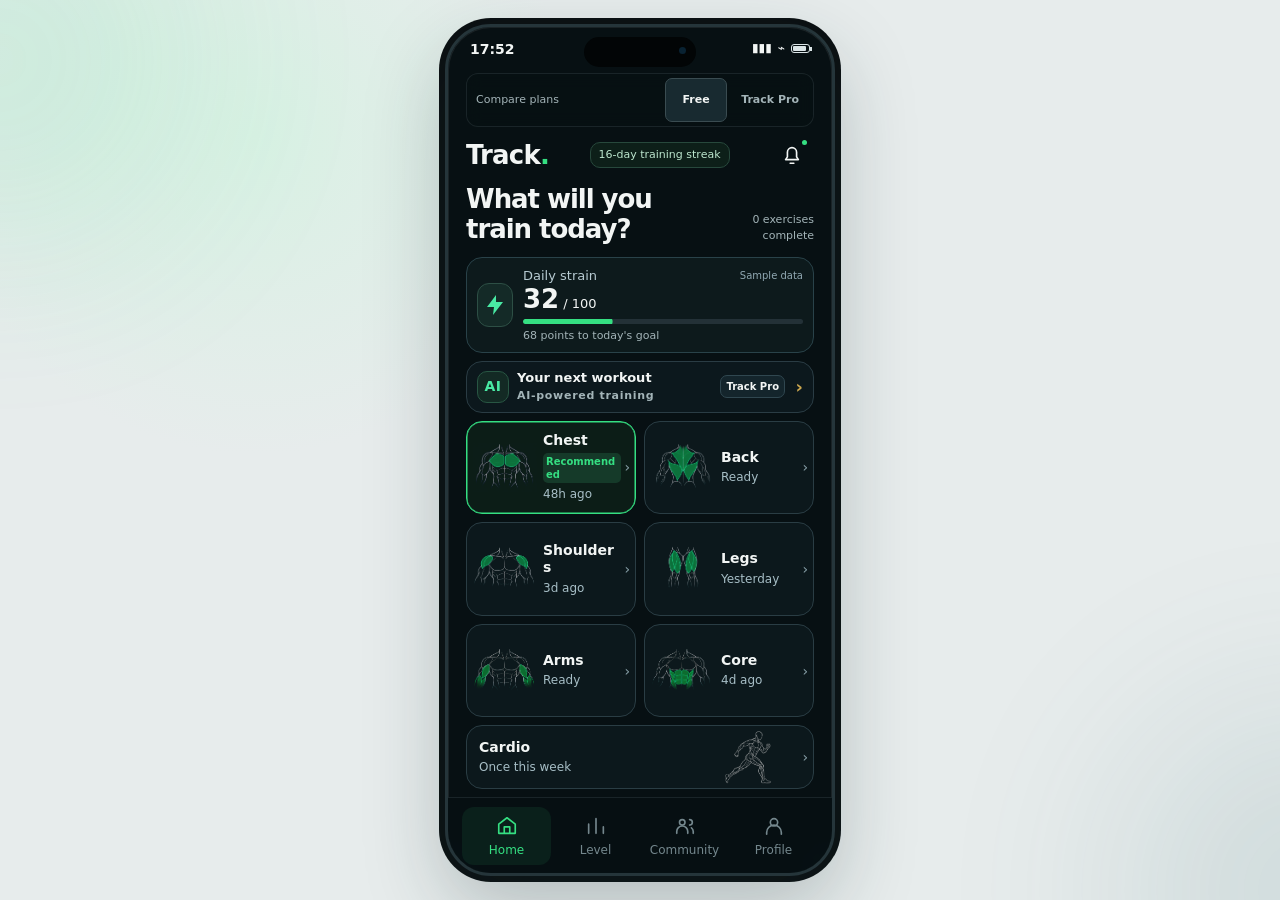
<file: mobile/index.html>
<!doctype html>
<html lang="en">
  <head>
    <meta charset="UTF-8" />
    <meta name="viewport" content="width=device-width, initial-scale=1.0, viewport-fit=cover, interactive-widget=resizes-content" />
    <meta name="theme-color" media="(prefers-color-scheme: light)" content="#071013" />
    <meta name="theme-color" media="(prefers-color-scheme: dark)" content="#071013" />
    <meta name="color-scheme" content="dark" />
    <meta name="description" content="Track turns every workout into visible progress." />
    <title>Track | Turn Progress Into a Stronger You</title>
    <link rel="stylesheet" href="styles.css?v=15" />
  </head>
  <body>
    <div class="ambient ambient-one"></div>
    <div class="ambient ambient-two"></div>

    <main class="app-shell" aria-label="Track fitness app">
      <div class="phone-frame">
        <div class="dynamic-island" aria-hidden="true"></div>
        <header class="status-bar" aria-hidden="true">
          <span id="clock">9:41</span>
          <div class="status-icons" aria-label="Network and battery status">
            <span>▮▮▮</span><span>⌁</span><span class="battery"></span>
          </div>
        </header>

        <section id="app-content" class="app-content" aria-label="Current page"></section>

        <nav class="bottom-nav" aria-label="Main navigation">
          <button class="nav-item active" data-page="home" aria-label="Home">
            <span class="nav-icon" data-icon="home"></span><span>Home</span>
          </button>
          <button class="nav-item" data-page="level" aria-label="Level">
            <span class="nav-icon" data-icon="chart"></span><span>Level</span>
          </button>
          <button class="nav-item" data-page="social" aria-label="Community">
            <span class="nav-icon" data-icon="users"></span><span>Community</span>
          </button>
          <button class="nav-item" data-page="profile" aria-label="Profile">
            <span class="nav-icon" data-icon="user"></span><span>Profile</span>
          </button>
        </nav>
        <div id="toast" class="toast" role="status" aria-live="polite" aria-atomic="true"></div>
      </div>
    </main>

    <script src="release-config.js?v=1"></script>
    <script src="locales/messages.js?v=5"></script>
    <script src="i18n.js?v=1"></script>
    <script src="core.js?v=8"></script>
    <script src="level-presentation.js?v=1"></script>
    <script src="level-art.js?v=1"></script>
  <script src="app.js?v=17"></script>
  </body>
</html>
</file>
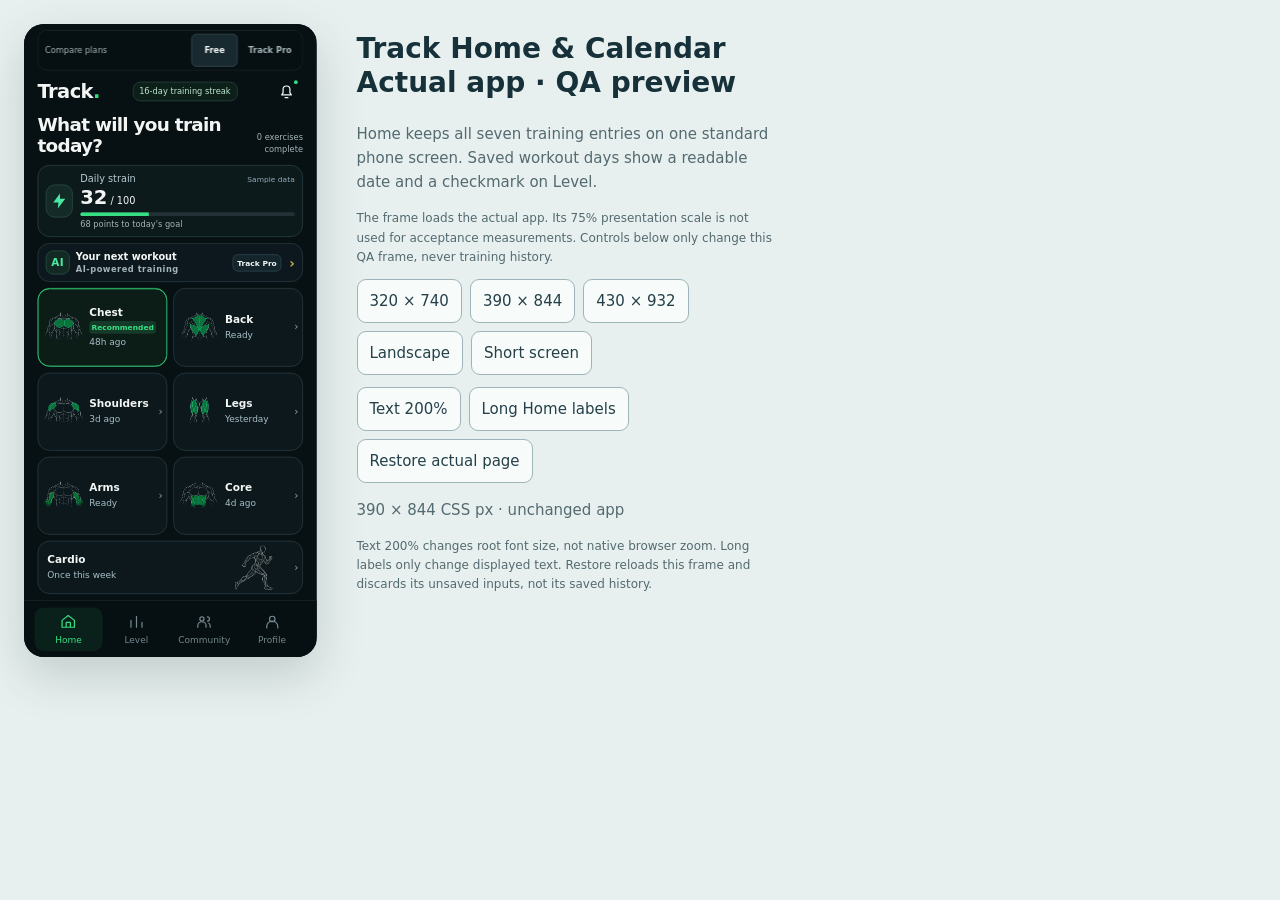
<file: mobile/tests/fixtures/home-calendar-layout.html>
<!doctype html>
<html lang="en">
<head>
  <meta charset="utf-8">
  <meta name="viewport" content="width=device-width,initial-scale=1">
  <title>Track Home & Calendar · layout QA</title>
  <style>
    * { box-sizing: border-box; }
    body { margin: 0; padding: 24px; color: #163139; background: #e8f0ef; font: 15px system-ui; }
    main { display: flex; align-items: start; gap: 40px; flex-wrap: wrap; }
    .preview { width: 292.5px; height: 633px; flex: none; overflow: hidden; border-radius: 20px; box-shadow: 0 18px 48px #1c333330; }
    iframe { display: block; width: 390px; height: 844px; border: 0; transform: scale(.75); transform-origin: top left; }
    aside { max-width: 420px; }
    h1 { margin-top: 8px; font-size: 28px; line-height: 1.2; }
    p { color: #536a70; line-height: 1.6; }
    .controls { display: flex; gap: 8px; flex-wrap: wrap; margin: 12px 0; }
    button { min-height: 44px; padding: 8px 12px; border: 1px solid #9eb4b9; border-radius: 9px; background: #f7fbfa; color: #254049; font: inherit; cursor: pointer; }
    .note { font-size: 12px; }
  </style>
</head>
<body>
  <main>
    <div class="preview"><iframe title="Actual Track app" src="../../index.html"></iframe></div>
    <aside>
      <h1>Track Home & Calendar<br>Actual app · QA preview</h1>
      <p>Home keeps all seven training entries on one standard phone screen. Saved workout days show a readable date and a checkmark on Level.</p>
      <p class="note">The frame loads the actual app. Its 75% presentation scale is not used for acceptance measurements. Controls below only change this QA frame, never training history.</p>
      <div class="controls">
        <button data-size="320,740">320 × 740</button>
        <button data-size="390,844">390 × 844</button>
        <button data-size="430,932">430 × 932</button>
        <button data-size="740,320">Landscape</button>
        <button data-size="320,480">Short screen</button>
      </div>
      <div class="controls">
        <button id="text">Text 200%</button>
        <button id="long">Long Home labels</button>
        <button id="reset">Restore actual page</button>
      </div>
      <p id="status" role="status">390 × 844 CSS px · unchanged app</p>
      <p class="note">Text 200% changes root font size, not native browser zoom. Long labels only change displayed text. Restore reloads this frame and discards its unsaved inputs, not its saved history.</p>
    </aside>
  </main>
  <script>
    const frame=document.querySelector('iframe'),preview=document.querySelector('.preview'),status=document.querySelector('#status');
    document.querySelectorAll('[data-size]').forEach(button=>button.onclick=()=>{
      const [width,height]=button.dataset.size.split(',').map(Number);
      frame.style.width=width+'px';frame.style.height=height+'px';
      preview.style.width=width*.75+'px';preview.style.height=height*.75+'px';
      status.textContent=width+' × '+height+' CSS px';
    });
    document.querySelector('#text').onclick=()=>{
      frame.contentDocument.documentElement.style.fontSize='32px';
      status.textContent='200% root text · CSS simulation, not native browser zoom';
    };
    document.querySelector('#long').onclick=()=>{
      frame.contentDocument.querySelectorAll('.body-copy b').forEach(node=>node.textContent='Long training area · 肌群名称');
      status.textContent='Long displayed labels · no data changed';
    };
    document.querySelector('#reset').onclick=()=>{
      frame.src='../../index.html';status.textContent='Actual app restored · unsaved frame inputs discarded';
    };
  </script>
</body>
</html>
</file>
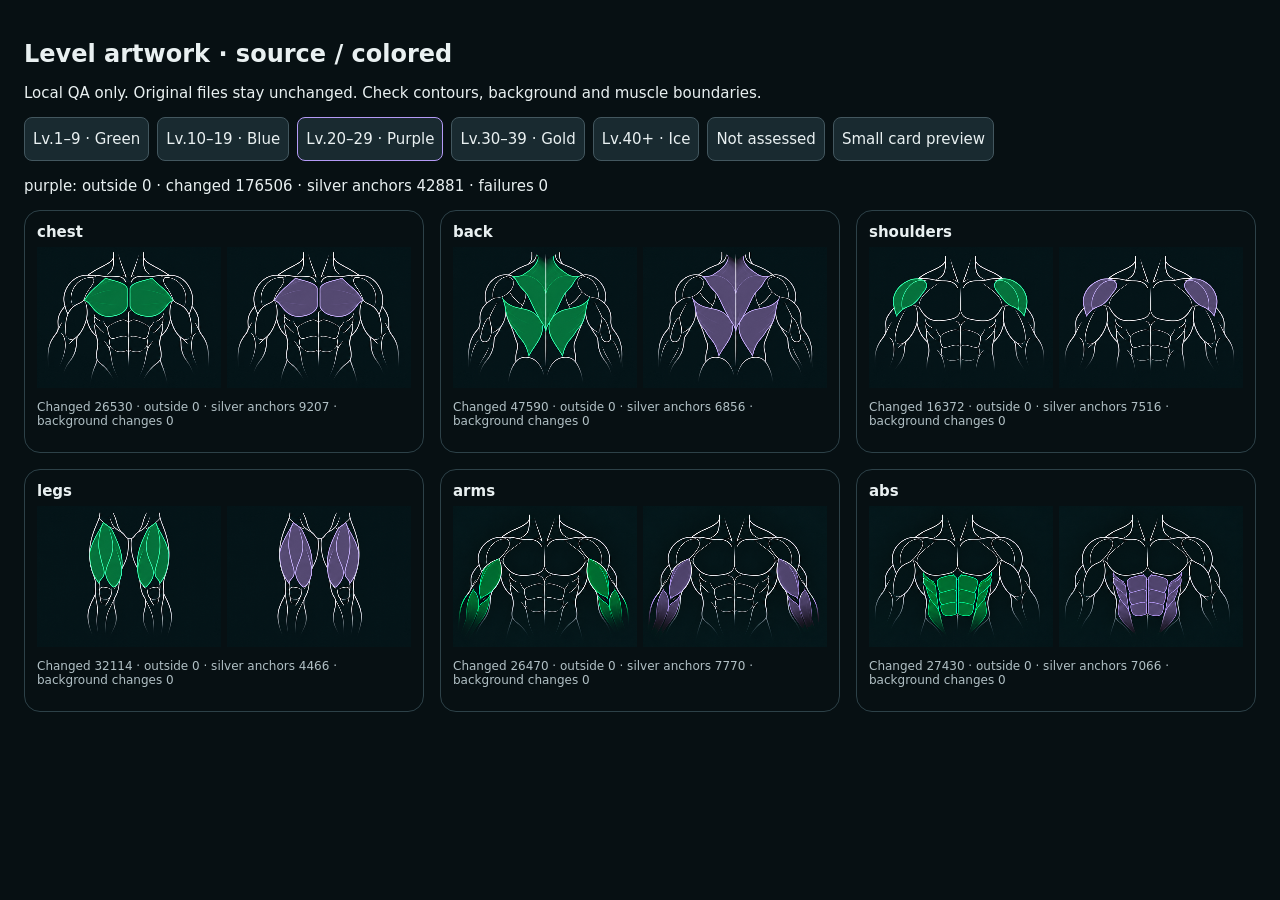
<file: mobile/tests/fixtures/level-art.html>
<!doctype html>
<html lang="en"><head><meta charset="utf-8"><base href="../../"><meta name="viewport" content="width=device-width,initial-scale=1"><title>Level artwork QA</title>
<style>
  *{box-sizing:border-box}body{margin:0;padding:24px;background:#071013;color:#e9f0f1;font:15px system-ui}h1{font-size:24px}button,select{font:inherit;min-height:44px;border-radius:8px;padding:8px;background:#192a30;color:inherit;border:1px solid #43575f}button[aria-pressed=true]{border-color:#b49af6}nav{display:flex;gap:8px;flex-wrap:wrap;margin-bottom:16px}.board{display:grid;grid-template-columns:repeat(auto-fit,minmax(300px,1fr));gap:16px}.card{border:1px solid #2d4148;border-radius:16px;padding:12px;min-width:0}.pair{display:grid;grid-template-columns:1fr 1fr;gap:6px}.pair canvas{width:100%;height:auto;display:block}.status{font-size:12px;color:#b1c0c5}.small .pair{width:180px;margin:auto}b{display:block;margin-bottom:6px}
</style></head><body>
<h1>Level artwork · source / colored</h1><p>Local QA only. Original files stay unchanged. Check contours, background and muscle boundaries.</p>
<nav aria-label="Color band"><button data-tone="green">Lv.1–9 · Green</button><button data-tone="blue">Lv.10–19 · Blue</button><button data-tone="purple" aria-pressed="true">Lv.20–29 · Purple</button><button data-tone="gold">Lv.30–39 · Gold</button><button data-tone="ice">Lv.40+ · Ice</button><button data-tone="neutral">Not assessed</button><button id="size" aria-pressed="false">Small card preview</button></nav>
<p id="result" role="status">Loading…</p><section class="board" id="board"></section>
<script src="level-presentation.js"></script><script src="level-art.js"></script><script>
  const board=document.querySelector('#board');let generation=0;
  async function show(tone){
    const ticket=++generation;document.querySelector('#result').textContent='Loading…';
    board.innerHTML=Object.keys(TrackLevelArt.BODY_CROPS).map(id=>`<article class="card"><b>${id}</b><div class="pair"><canvas data-source="${id}"></canvas><span data-level-art="${id}" data-tone="${tone}" aria-hidden="true"></span></div><p class="status">Checking…</p></article>`).join('');
    await TrackLevelArt.hydrateLevelArt(board);if(ticket!==generation)return;
    let outside=0,changed=0,anchors=0,failures=0;
    for(const original of board.querySelectorAll('[data-source]')){
      const crop=TrackLevelArt.BODY_CROPS[original.dataset.source];const image=new Image();image.src=crop.source;
      try{await image.decode();if(ticket!==generation)return;original.width=crop.width;original.height=crop.height;
        const ctx=original.getContext('2d',{willReadFrequently:true});ctx.drawImage(image,crop.left,crop.top,crop.width,crop.height,0,0,crop.width,crop.height);
        const colored=original.parentElement.querySelector('[data-level-art] canvas');if(!colored)throw Error('Artwork unavailable');
        const a=ctx.getImageData(0,0,600,460).data,b=colored.getContext('2d').getImageData(0,0,600,460).data;
        let localOutside=0,localChanged=0,localAnchors=0,backgroundChanges=0;
        for(let i=0;i<a.length;i+=4){const different=a[i]!==b[i]||a[i+1]!==b[i+1]||a[i+2]!==b[i+2]||a[i+3]!==b[i+3];
          if(different)localChanged++;if(different&&(a[i+1]<=Math.max(a[i],a[i+2])||a[i+1]-Math.min(a[i],a[i+2])<=8||(a[i+1]-Math.min(a[i],a[i+2]))/a[i+1]<=.15))localOutside++;
          const x=(i/4)%600,y=Math.floor(i/2400);if(different&&(x<8||x>=592||y<8||y>=452))backgroundChanges++;
          if(a[i]>150&&a[i+1]>150&&a[i+2]>150&&Math.max(a[i],a[i+1],a[i+2])-Math.min(a[i],a[i+1],a[i+2])<25){localAnchors++;if(different)localOutside++;}}
        outside+=localOutside+backgroundChanges;changed+=localChanged;anchors+=localAnchors;
        original.closest('.card').querySelector('.status').textContent=`Changed ${localChanged} · outside ${localOutside} · silver anchors ${localAnchors} · background changes ${backgroundChanges}`;
      }catch(error){failures++;original.closest('.card').querySelector('.status').textContent=error.message;}
    }
    if(ticket===generation)document.querySelector('#result').textContent=`${tone}: outside ${outside} · changed ${changed} · silver anchors ${anchors} · failures ${failures}`;
  }
  document.querySelectorAll('[data-tone]').forEach(button=>button.addEventListener('click',()=>{document.querySelectorAll('[data-tone]').forEach(other=>other.setAttribute('aria-pressed',String(other===button)));show(button.dataset.tone);}));
  document.querySelector('#size').addEventListener('click',event=>{const small=board.classList.toggle('small');event.currentTarget.setAttribute('aria-pressed',String(small));});
  show('purple');
</script></body></html>
</file>
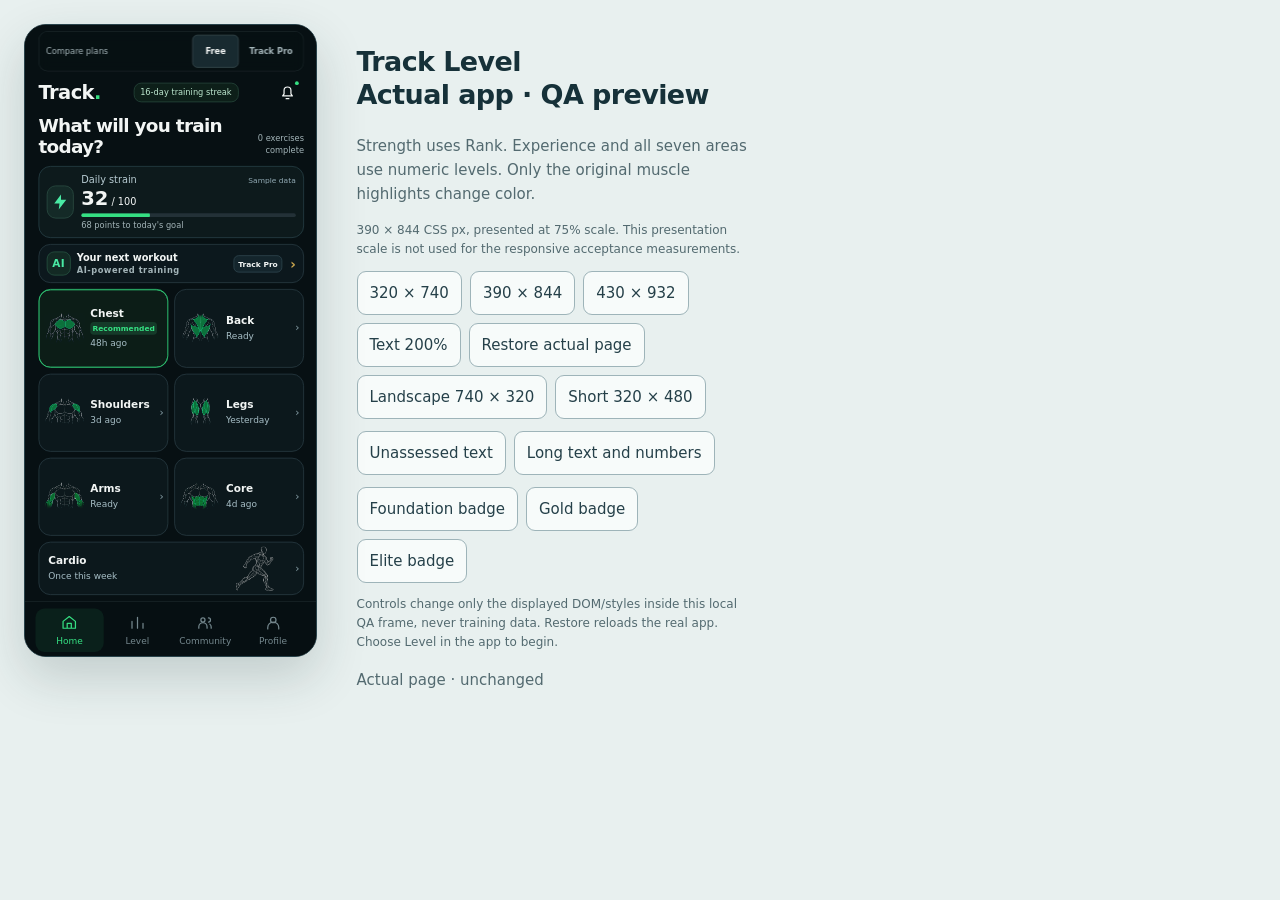
<file: mobile/tests/fixtures/level-layout.html>
<!doctype html>
<html lang="en"><head><meta charset="utf-8"><meta name="viewport" content="width=device-width,initial-scale=1"><title>Track Level · layout QA</title>
<style>
  *{box-sizing:border-box}body{margin:0;padding:24px;color:#163139;background:#e8f0ef;font:15px system-ui}.workbench{display:flex;align-items:flex-start;gap:40px}.phone-preview{position:relative;width:292.5px;height:633px;flex:none;background:#071013;box-shadow:0 20px 50px #1c333330;border:1px solid #29434b;border-radius:22px;overflow:hidden}iframe{display:block;width:390px;height:844px;transform:scale(.75);transform-origin:top left;border:0}aside{max-width:400px}h1{font-size:27px;line-height:1.2;letter-spacing:-.6px}p{line-height:1.6;color:#536a70}button{font:inherit;min-height:44px;border:1px solid #9eb4b9;border-radius:9px;padding:8px 12px;background:#f7fbfa;color:#254049;cursor:pointer}.controls{display:flex;gap:8px;flex-wrap:wrap;margin:12px 0}.note{font-size:12px}.phone-preview.narrow{width:240px;height:555px}.phone-preview.narrow iframe{width:320px;height:740px}@media(max-width:650px){.workbench{flex-wrap:wrap}}
</style></head><body><div class="workbench"><div class="phone-preview"><iframe title="Actual Track app" src="../../index.html"></iframe></div><aside><h1>Track Level<br>Actual app · QA preview</h1><p>Strength uses Rank. Experience and all seven areas use numeric levels. Only the original muscle highlights change color.</p><p class="note">390 × 844 CSS px, presented at 75% scale. This presentation scale is not used for the responsive acceptance measurements.</p><div class="controls"><button id="narrow">320 × 740</button><button id="normal">390 × 844</button><button id="large">Text 200%</button><button id="reset">Restore actual page</button></div><div class="controls"><button id="unassessed">Unassessed text</button><button id="long">Long text and numbers</button></div><div class="controls"><button data-rank="foundation">Foundation badge</button><button data-rank="gold">Gold badge</button><button data-rank="elite">Elite badge</button></div><p class="note">Controls change only the displayed DOM/styles inside this local QA frame, never training data. Restore reloads the real app. Choose Level in the app to begin.</p><p id="qa-status" role="status">Actual page · unchanged</p></aside></div>
<script>
  const frame=document.querySelector('iframe'),preview=document.querySelector('.phone-preview'),status=document.querySelector('#qa-status');
  const doc=()=>frame.contentDocument;
  const setSize=(width,height)=>{preview.classList.remove('narrow');frame.style.width=width+'px';frame.style.height=height+'px';preview.style.width=width*.75+'px';preview.style.height=height*.75+'px';status.textContent=width+' × '+height+' layout';};
  document.querySelector('#narrow').onclick=()=>setSize(320,740);
  document.querySelector('#normal').onclick=()=>setSize(390,844);
  const wide=document.createElement('button');wide.textContent='430 × 932';document.querySelector('#normal').after(wide);wide.onclick=()=>setSize(430,932);
  for(const [label,width,height]of [['Landscape 740 × 320',740,320],['Short 320 × 480',320,480]]){const button=document.createElement('button');button.textContent=label;wide.parentElement.append(button);button.onclick=()=>setSize(width,height);}
  document.querySelector('#large').onclick=()=>{doc().documentElement.style.fontSize='32px';status.textContent='200% root text · CSS simulation, not native browser zoom';};
  document.querySelector('#reset').onclick=()=>{frame.src='../../index.html';status.textContent='Actual page restored';};
  document.querySelector('#unassessed').onclick=()=>{for(const card of doc().querySelectorAll('.level-area')){const b=card.querySelector('.level-area-copy b');b.textContent=doc().documentElement.lang==='zh-CN'?'未评估':'Not assessed';b.classList.add('unassessed');}status.textContent='Unassessed text only · no data changed';};
  document.querySelector('#long').onclick=()=>{for(const card of doc().querySelectorAll('.level-area')){card.querySelector('.level-area-copy > span').textContent='Long training area label · 肌群';const value=card.querySelector('.level-area-copy b > span');if(value)value.textContent='1,234,567,890';}status.textContent='Worst-case displayed text · no data changed';};
  document.querySelectorAll('[data-rank]').forEach(button=>button.onclick=()=>{const summary=doc().querySelector('.rank-summary');if(!summary)return;summary.querySelector('svg').outerHTML=frame.contentWindow.TrackLevelPresentation.rankBadgeSVG(button.dataset.rank);summary.querySelector('strong').textContent={foundation:'Foundation',gold:'Gold II',elite:'Elite III'}[button.dataset.rank];status.textContent='Illustrative badge: '+button.dataset.rank;});
</script></body></html>
</file>
<file: mobile/styles.css>
:root {
  --canvas: #e7ecec;
  --bg: #071013;
  --surface: #0d181c;
  --surface-2: #132126;
  --surface-3: #182a30;
  --line: #21343a;
  --line-soft: rgba(151, 178, 186, .13);
  --text: #f2f5f4;
  --muted: #a3b4b8;
  --green: #35df82;
  --green-dark: #123d29;
  --gold: #cda84f;
  --danger: #f26476;
  --radius: 16px;
  --ease-out: cubic-bezier(.23, 1, .32, 1);
  font-family: "Segoe UI Variable", "Microsoft YaHei UI", system-ui, sans-serif;
  color: var(--text);
  background: var(--canvas);
  font-synthesis: none;
}

* { box-sizing: border-box; }
html { -webkit-tap-highlight-color: transparent; -webkit-text-size-adjust: 100%; overscroll-behavior: none; }
body { margin: 0; min-height: 100dvh; overscroll-behavior: none; overflow-x: hidden; background: radial-gradient(circle at 20% 15%, #d9f1e4 0, transparent 25%), var(--canvas); }
button, input, select { font: inherit; }
button { color: inherit; cursor: pointer; touch-action: manipulation; user-select: none; -webkit-user-select: none; -webkit-touch-callout: none; transition: transform 120ms var(--ease-out), background-color 120ms ease, border-color 120ms ease; }
button:active { transform: scale(.98); }
[role="button"], a { touch-action: manipulation; }
input, textarea, select { font-size: 16px; }
button:disabled { opacity: .5; cursor: not-allowed; }
button:focus-visible, input:focus-visible, select:focus-visible, .radar-label:focus-visible { outline: 2px solid var(--green); outline-offset: 2px; }

.ambient { position: fixed; width: 380px; height: 380px; border-radius: 50%; filter: blur(100px); opacity: .13; pointer-events: none; }
.ambient-one { left: -190px; top: -130px; background: var(--green); }
.ambient-two { right: -220px; bottom: -180px; background: #3a7176; }
.app-shell { min-height: 100dvh; display: grid; place-items: center; padding: 24px; }

.phone-frame { position: relative; display: flex; flex-direction: column; color-scheme: dark; width: min(100%, 390px); height: min(900px, calc(100dvh - 48px)); min-height: 0; overflow: hidden; border: 3px solid #25353a; border-radius: 46px; background: var(--bg); box-shadow: 0 30px 80px rgba(25, 47, 50, .26), 0 0 0 6px #0b1012, inset 0 0 0 1px rgba(255,255,255,.08); }
.dynamic-island { position: absolute; z-index: 20; top: 10px; left: 50%; width: 112px; height: 30px; transform: translateX(-50%); border-radius: 20px; background: #020506; }
.dynamic-island::after { content: ""; position: absolute; right: 10px; top: 10px; width: 7px; height: 7px; border-radius: 50%; background: #092232; }
.status-bar { height: 46px; flex: 0 0 46px; padding: 14px 22px 0; display: flex; align-items: flex-start; justify-content: space-between; font-size: 14px; font-weight: 700; }
.status-icons { display: flex; gap: 6px; align-items: center; font-size: 12px; }
.battery { width: 19px; height: 9px; border: 1px solid #dbe5e7; border-radius: 3px; position: relative; }
.battery::before { content: ""; position: absolute; inset: 1px 3px 1px 1px; border-radius: 1px; background: #dbe5e7; }
.battery::after { content: ""; position: absolute; right: -3px; top: 2px; width: 2px; height: 4px; background: #dbe5e7; }

.app-content { flex: 1; min-height: 0; overflow-x: hidden; overflow-y: auto; overscroll-behavior: contain; padding: 0 18px 28px; scroll-padding-block: 64px 100px; scrollbar-width: none; line-height: 1.5; }
.app-content.full-height { padding-bottom: calc(24px + env(safe-area-inset-bottom, 0px)); }
.app-content[data-view="log"] { padding-bottom: calc(108px + env(safe-area-inset-bottom, 0px)); }
.app-content::-webkit-scrollbar { display: none; }


.page-header { min-height: 48px; display: grid; grid-template-columns: auto minmax(0, 1fr) auto; gap: 12px; align-items: center; }
.page-header h1 { margin: 0; font-size: 17px; text-align: center; line-height: 1.35; letter-spacing: -.2px; }
.brand-dot { color: var(--green); }
.ui-icon { width: 22px; height: 22px; fill: none; stroke: currentColor; stroke-width: 1.8; stroke-linecap: round; stroke-linejoin: round; }
.wordmark { font-size: 21px; font-weight: 900; letter-spacing: -.8px; }
.header-context { justify-self: center; color: var(--muted); font-size: 13px; }
.page-header > :last-child { justify-self: end; }
.icon-button { position: relative; min-width: 44px; min-height: 44px; display: grid; place-items: center; padding: 7px; border: 0; border-radius: 10px; background: transparent; font-size: 19px; }
.icon-button:active { transform: scale(.96); background: var(--surface); }
.notification-dot { position: absolute; top: 7px; right: 7px; width: 5px; height: 5px; border-radius: 50%; background: var(--green); }
.header-count, .text-button { border: 0; background: transparent; color: var(--muted); font-size: 12px; }

.home-intro { display: flex; justify-content: space-between; align-items: end; padding: 18px 2px 14px; }
.home-intro span { color: var(--green); font-size: 12px; font-weight: 700; }
.home-intro h1 { margin: 4px 0 0; font-size: 27px; letter-spacing: -1px; }

.strain { padding: 14px; border: 1px solid #29453a; border-radius: var(--radius); background: #0d1a17; }
.strain-heading { display: flex; justify-content: space-between; align-items: end; }
.strain-heading > div { display: grid; gap: 2px; }
.strain-heading span { color: var(--green); font-size: 11px; font-weight: 800; letter-spacing: 1.2px; }
.strain-heading b { font-size: 15px; }
.strain-heading strong { font-size: 25px; font-variant-numeric: tabular-nums; }
.strain-heading small { color: var(--muted); font-size: 12px; font-weight: 500; }
.progress-line { height: 5px; overflow: hidden; margin: 11px 0 8px; border-radius: 6px; background: #233137; }
.progress-line span { display: block; width: 100%; height: 100%; transform-origin: left; border-radius: inherit; background: var(--green); }
.strain p { margin: 0; color: var(--muted); font-size: 12px; }

.section-title { display: flex; align-items: end; justify-content: space-between; gap: 12px; margin: 19px 2px 10px; }
.section-title h2 { margin: 0; font-size: 16px; }
.section-title p { margin: 3px 0 0; color: var(--muted); font-size: 12px; }
.section-title > span, .section-title > b { color: var(--muted); font-size: 12px; font-weight: 500; }

.visually-hidden { position: absolute; width: 1px; height: 1px; padding: 0; margin: -1px; overflow: hidden; clip-path: inset(50%); white-space: nowrap; border: 0; }
.body-part-illustration { position: relative; display: block; width: 100%; flex-shrink: 0; overflow: hidden; pointer-events: none; user-select: none; mix-blend-mode: lighten; }
.body-part-illustration > img { position: absolute; display: block; max-width: none; height: auto; }
.body-grid .body-card.anatomy-card { flex-direction: column; align-items: stretch; justify-content: flex-start; padding-top: 32px; }
.anatomy-card .body-copy { margin-top: auto; padding-top: 8px; }
.body-grid { display: grid; grid-template-columns: repeat(2, minmax(0, 1fr)); gap: 10px; }
.body-grid .body-card { position: relative; min-height: 202px; display: flex; align-items: flex-end; padding: 14px; overflow: hidden; text-align: left; border: 1px solid #2a3d44; border-radius: var(--radius); background: #0c181c; }
.body-card .body-copy { position: relative; z-index: 1; padding-right: 16px; }
.body-card > .chevron { position: absolute; z-index: 1; right: 14px; bottom: 30px; color: #88a0a8; }
.body-grid .body-card[data-body-part="cardio"] { grid-column: 1 / -1; min-height: 122px; }
.cardio-illustration { position: absolute; right: 35px; top: 6px; width: min(48%, 162px); height: calc(100% - 12px); object-fit: contain; pointer-events: none; user-select: none; filter: grayscale(1); opacity: .8; }
.body-card[data-body-part="cardio"] .body-copy { max-width: 45%; }
.body-card.recommended { border-color: var(--green); background: #0c1d17; box-shadow: inset 0 0 0 .5px var(--green); }
.body-card > .recommend-badge { z-index: 2; top: 10px; right: 10px; padding: 4px 7px; border-radius: 6px; }
.body-card:active, .exercise-card:active, .quick-actions button:active { transform: scale(.98); }
.exercise-illustration { position: relative; display: block; width: 100%; height: 86px; overflow: hidden; pointer-events: none; user-select: none; }
.exercise-illustration > img { display: block; width: 100%; height: 100%; object-fit: contain; }
.exercise-crop { position: absolute; top: 50%; left: 0; width: 100%; transform: translateY(-50%); overflow: hidden; mix-blend-mode: lighten; mask-image: linear-gradient(to right, transparent, #000 4%, #000 96%, transparent); }
.exercise-crop > img { position: absolute; max-width: none; height: auto; display: block; }
.body-icon { width: 38px; height: 38px; overflow: visible; fill: none; stroke: currentColor; stroke-width: 2.15; stroke-linecap: round; stroke-linejoin: round; }
.body-icon .icon-fill { fill: currentColor; fill-opacity: .12; stroke: none; }
.body-copy { min-width: 0; display: grid; gap: 4px; }
.body-copy b { font-size: 18px; line-height: 1.35; }
.body-copy small { color: #a5b8be; font-size: 12px; line-height: 1.5; }
.chevron { color: #71868c; font-size: 18px; }
.recommend-badge { position: absolute; top: 8px; right: 9px; padding: 3px 6px; border-radius: 5px; color: var(--green); background: #153a29; font-size: 11px; font-weight: 800; }

.exercise-grid { display: grid; gap: 9px; }
.exercise-card { position: relative; min-height: 112px; display: grid; grid-template-columns: clamp(88px, 29vw, 112px) minmax(0,1fr) auto; align-items: center; gap: 5px 10px; padding: 12px; text-align: left; border: 1px solid var(--line-soft); border-radius: var(--radius); background: var(--surface); }
.exercise-copy { min-width: 0; display: grid; grid-column: 2; grid-row: 1 / 3; gap: 4px; }
.exercise-card.has-recommendation .exercise-copy { grid-row: 2; }
.exercise-card > .exercise-illustration { grid-column: 1; grid-row: 1 / 3; }
.exercise-card > .recommend-badge { position: static; grid-column: 2; grid-row: 1; justify-self: start; }
.exercise-card > .exercise-state { grid-column: 3; grid-row: 1 / 3; }
.exercise-card b { font-size: 14px; }
.exercise-card small { color: var(--muted); font-size: 11px; }
.exercise-copy em { color: #a8c6b5; font-size: 12px; font-style: normal; }.exercise-copy em strong { color: var(--green); font-size: 12px; }
.exercise-card.is-complete { border-color: #315b47; }
.exercise-card.is-complete .exercise-state { color: var(--green); }
.exercise-state { color: var(--muted); font-size: 12px; }
.finish-day { width: 100%; margin-top: 10px; padding: 12px; border: 1px solid #37684f; border-radius: 12px; color: var(--green); background: transparent; font-size: 13px; font-weight: 700; }

.exercise-summary { display: grid; grid-template-columns: 76px minmax(0,1fr) minmax(0,1fr); gap: 10px; align-items: center; padding: 13px; margin-top: 10px; border: 1px solid var(--line-soft); border-radius: var(--radius); background: var(--surface); }
.exercise-summary .exercise-illustration { height: 68px; }
.exercise-summary > div { display: grid; gap: 4px; }
.exercise-summary span { color: var(--muted); font-size: 11px; }
.exercise-summary b { font-size: 13px; }
.exercise-summary button { grid-column: 2 / -1; justify-self: start; padding: 5px 9px; border: 1px solid #315e48; border-radius: 7px; color: var(--green); background: transparent; font-size: 11px; }
.muscle-share { padding: 12px; margin-top: 9px; border: 1px solid var(--line-soft); border-radius: var(--radius); background: var(--surface); }
.muscle-share-heading { display: flex; align-items: baseline; justify-content: space-between; gap: 8px; }.muscle-share-heading b { font-size: 13px; }.muscle-share-heading small { color: var(--muted); font-size: 11px; }
.muscle-share-track { height: 8px; display: flex; overflow: hidden; margin: 10px 0; border-radius: 5px; background: #243338; }.muscle-share-track span { display: block; height: 100%; }
.share-tone-0 { background: var(--green); }.share-tone-1 { background: #8aba9c; }.share-tone-2 { background: #658783; }
.muscle-share-legend { display: flex; flex-wrap: wrap; gap: 7px 12px; }.muscle-share-legend span { display: inline-flex; align-items: center; gap: 4px; color: #c2d0cc; font-size: 12px; white-space: nowrap; }.muscle-share-legend i { width: 6px; height: 6px; flex: none; border-radius: 2px; }.muscle-share-legend b { color: var(--text); font-size: 12px; }
.muscle-share p { margin: 9px 0 0; color: var(--muted); font-size: 11px; }
.set-table { margin-top: 17px; }
.set-header, .set-row { display: grid; grid-template-columns: 24px minmax(0,1fr) minmax(0,1fr) 52px; gap: 8px; align-items: center; text-align: center; }
.set-header { padding: 0 4px 7px; color: var(--muted); font-size: 11px; }
.set-row { padding: 8px 4px; border-top: 1px solid var(--line-soft); }
.set-row b { font-size: 14px; }
.set-row input { min-width: 0; padding: 10px 4px; border: 1px solid var(--line); border-radius: 9px; outline: 0; color: var(--text); background: var(--surface); text-align: center; font-size: 14px; font-variant-numeric: tabular-nums; }
.set-row input:focus { border-color: var(--green); }
.set-check { width: 27px; height: 27px; display: grid; place-items: center; margin: auto; border: 1px solid #40545a; border-radius: 50%; background: transparent; font-size: 13px; }
.set-row.done { background: rgba(53,223,130,.03); }
.set-row.done .set-check { border-color: var(--green); color: #07130c; background: var(--green); }
.cardio-log { display: grid; grid-template-columns: minmax(0,1fr) minmax(0,1fr); gap: 10px; margin: 18px 0 16px; }
.cardio-log label { display: grid; gap: 8px; padding: 12px; border: 1px solid var(--line-soft); border-radius: 12px; background: var(--surface); }
.cardio-log label span { color: var(--muted); font-size: 12px; }
.cardio-log input { width: 100%; min-width: 0; padding: 9px 8px; border: 1px solid var(--line); border-radius: 8px; outline: 0; color: var(--text); background: var(--bg); font-size: 16px; font-weight: 800; font-variant-numeric: tabular-nums; }
.cardio-log input:focus { border-color: var(--green); }
.add-set { width: 100%; margin: 12px 0 16px; padding: 12px; display: flex; justify-content: center; gap: 7px; border: 1px dashed #33484e; border-radius: 11px; color: var(--text); background: transparent; font-size: 13px; }
.add-set span { color: var(--green); }
.add-set small { color: var(--muted); }
.sticky-action { position: absolute; z-index: 4; left: 0; right: 0; bottom: 0; padding: 12px 18px calc(16px + env(safe-area-inset-bottom, 0px)); border-top: 1px solid var(--line-soft); background: rgba(7,16,19,.94); backdrop-filter: blur(12px); }
.primary-button, .secondary-button { width: 100%; padding: 13px 16px; border-radius: 12px; font-weight: 800; font-size: 14px; }
.primary-button { border: 1px solid var(--green); color: #06120b; background: var(--green); }
.secondary-button { border: 1px solid var(--line); color: var(--text); background: var(--surface); }
.primary-button:active, .secondary-button:active { transform: scale(.98); }

.completion-screen { min-height: 100%; display: flex; flex-direction: column; align-items: center; padding: 38px 2px 18px; text-align: center; }
.completion-symbol { width: 116px; height: 116px; display: grid; place-items: center; margin: 20px 0 24px; border: 1px solid #3f7758; border-radius: 50%; background: #0e2519; box-shadow: inset 0 0 0 12px #0b1d15; }
.completion-symbol span { width: 58px; height: 58px; display: grid; place-items: center; border-radius: 50%; color: #06120b; background: var(--green); font-size: 27px; }
.completion-kicker { margin: 0 0 6px !important; color: var(--green) !important; font-size: 12px !important; font-weight: 800; letter-spacing: 1.6px; }
.completion-screen h1 { margin: 0; font-size: 27px; letter-spacing: -.8px; }
.completion-screen > p { margin: 8px 0 20px; color: var(--muted); font-size: 12px; }
.reward-grid { width: 100%; display: grid; grid-template-columns: repeat(3, 1fr); border-block: 1px solid var(--line); }
.reward-grid div { padding: 15px 4px; border-right: 1px solid var(--line); }
.reward-grid div:last-child { border-right: 0; }
.reward-grid b { display: block; font-size: 18px; }
.reward-grid span { display: block; margin-top: 4px; color: var(--muted); font-size: 11px; }
.pr-reveal { width: 100%; padding: 14px; margin-top: 17px; text-align: left; border: 1px solid #594b29; border-radius: var(--radius); background: #19170f; }
.pr-reveal > span { color: var(--gold); font-size: 11px; font-weight: 800; letter-spacing: 1px; }
.pr-reveal > div { display: flex; align-items: center; justify-content: space-between; margin-top: 8px; }
.pr-reveal b { font-size: 14px; }.pr-reveal strong { font-size: 14px; }.pr-reveal i { color: var(--gold); font-style: normal; }
.completion-actions { width: 100%; display: grid; gap: 8px; margin-top: auto; padding-top: 24px; }

.dual-levels { display: grid; grid-template-columns: 1fr 1fr; gap: 8px; margin-top: 8px; }
.level-panel { min-height: 146px; padding: 14px; display: block; text-align: left; border: 1px solid var(--line-soft); border-radius: var(--radius); background: var(--surface); }
.level-panel > span { color: var(--muted); font-size: 11px; font-weight: 800; letter-spacing: 1px; }
.level-panel p { margin: 5px 0 8px; font-size: 12px; }
.level-panel strong { display: block; font-size: 31px; font-variant-numeric: tabular-nums; }
.level-panel strong small { margin-right: 4px; font-size: 12px; }
.level-panel em { display: block; margin-top: 11px; color: var(--muted); font-size: 11px; font-style: normal; }
.body-level { border-color: #355246; }
.body-level strong { color: var(--text); }
.xp-level > span, .xp-level strong { color: var(--green); }
.xp-level .progress-line { margin: 12px 0 0; }
.current-title { width: 100%; min-height: 74px; display: grid; grid-template-columns: 46px 1fr 10px; align-items: center; gap: 10px; margin-top: 9px; padding: 11px; text-align: left; border: 1px solid #4e4328; border-radius: var(--radius); background: #17160f; }
.title-medal { width: 46px; height: 46px; display: grid; place-items: center; border: 1px solid #7c6832; border-radius: 50%; color: var(--gold); font-size: 12px; font-weight: 800; }
.current-title > span:nth-child(2) { display: grid; gap: 3px; }.current-title small,.current-title em { color: var(--muted); font-size: 11px; font-style: normal; }.current-title b { color: #e2c778; font-size: 14px; }.current-title > i { color: var(--muted); font-style: normal; }
.radar-panel { margin-top: 10px; }
.radar { width: 100%; height: 240px; color: #1c333a; overflow: visible; }
.radar-fill { fill: rgba(53,223,130,.15); stroke: var(--green); stroke-width: 2; }
.radar-label { cursor: pointer; }.radar text { fill: var(--muted); font-size: 12px; }.radar .radar-value { fill: var(--green); font-size: 14px; font-weight: 800; }
.level-parts { display: grid; grid-template-columns: repeat(3, 1fr); gap: 6px; }
.level-parts button { padding: 10px; display: flex; justify-content: space-between; border: 1px solid var(--line-soft); border-radius: 10px; background: var(--surface); font-size: 12px; }
.level-parts b { color: var(--green); }

.muscle-heading { display: grid; grid-template-columns: 120px 1fr; align-items: center; padding: 14px 5px; }
.anatomy-mark { width: 104px; height: 146px; display: grid; place-items: center; border: 1px solid #345447; border-radius: 52px 52px 25px 25px; color: var(--green); background: #0d2418; }
.anatomy-mark .body-icon { width: 76px; height: 76px; stroke-width: 1.8; }
.muscle-heading span { color: var(--muted); font-size: 12px; }.muscle-heading strong { display: block; margin: 4px 0; color: var(--green); font-size: 36px; }.muscle-heading strong small { font-size: 13px; }.muscle-heading p { margin: 0; color: var(--muted); font-size: 11px; }
.segmented { display: grid; grid-auto-flow: column; grid-auto-columns: 1fr; gap: 3px; padding: 3px; margin: 7px 0 12px; border: 1px solid var(--line-soft); border-radius: 11px; background: #0a1417; }
.segmented button { padding: 8px 4px; border: 0; border-radius: 8px; color: var(--muted); background: transparent; font-size: 12px; }
.segmented button.active { color: var(--text); background: var(--surface-3); }
.strength-list { display: grid; gap: 7px; }
.strength-row { display: grid; grid-template-columns: 60px minmax(0,1fr) auto; align-items: center; gap: 10px; padding: 10px; border: 1px solid var(--line-soft); border-radius: var(--radius); background: var(--surface); }
.strength-row .exercise-illustration { height: 56px; }
.strength-copy { display: grid; grid-template-columns: 1fr auto; gap: 4px; }.strength-copy b { font-size: 13px; }.strength-copy > span { color: var(--green); font-size: 11px; }.thin-progress { grid-column: 1 / -1; height: 3px; overflow: hidden; border-radius: 4px; background: #223238; }.thin-progress i { display: block; height: 100%; background: var(--green); }
.strength-values { display: grid; justify-items: end; gap: 2px; }.strength-values small { color: var(--muted); font-size: 11px; }.strength-values b { font-size: 12px; }

.history-intro { margin: 8px 0 10px; padding: 11px 12px; border: 1px solid #28513c; border-radius: 12px; background: #0c2017; }
.history-intro b { color: var(--green); font-size: 14px; }.history-intro p { margin: 4px 0 0; color: #a6bab0; font-size: 12px; line-height: 1.5; }
.history-filters { padding: 11px; border: 1px solid var(--line-soft); border-radius: 13px; background: var(--surface); }
.history-period,.history-metric { display: grid; grid-auto-flow: column; grid-auto-columns: 1fr; gap: 4px; }
.history-period button,.history-metric button { min-height: 29px; border: 1px solid var(--line); border-radius: 8px; color: var(--muted); background: #0a1417; font-size: 12px; }
.history-period button.active,.history-metric button.active { border-color: #28784d; color: var(--green); background: #10291d; font-weight: 800; }
.history-selects { display: grid; grid-template-columns: 1fr 1fr; gap: 8px; margin-top: 11px; }
.history-selects label { min-width: 0; display: grid; gap: 5px; color: var(--muted); font-size: 12px; }
.history-selects select { width: 100%; min-width: 0; height: 34px; padding: 0 7px; border: 1px solid var(--line); border-radius: 8px; color: var(--text); background: #0a1417; font-size: 12px; }
.history-weight { display: grid; grid-template-columns: auto 1fr auto 1fr auto; align-items: center; gap: 5px; margin-top: 10px; }
.history-weight > span:first-child { color: var(--muted); font-size: 12px; }.history-weight small { color: #6f8589; font-size: 11px; }
.history-weight label { min-width: 0; }.history-weight input { width: 100%; min-width: 0; height: 33px; padding: 0 6px; border: 1px solid var(--line); border-radius: 8px; color: var(--text); background: #0a1417; font-size: 12px; }
.history-weight > span:nth-of-type(2) { color: var(--muted); }.history-weight button { padding: 7px 4px; border: 0; color: var(--green); background: none; font-size: 12px; }
.history-stats { display: grid; grid-template-columns: repeat(3, 1fr); gap: 6px; margin: 9px 0; }.history-stats > div { min-width: 0; padding: 10px 8px; border: 1px solid var(--line-soft); border-radius: 10px; background: var(--surface); }
.history-stats small { display: block; color: var(--muted); font-size: 11px; }.history-stats b { display: block; margin-top: 5px; font-size: 15px; font-variant-numeric: tabular-nums; white-space: nowrap; }.history-stats i { color: var(--muted); font-size: 11px; font-style: normal; }
.history-trend,.history-entries { padding: 12px; margin-top: 9px; border: 1px solid var(--line-soft); border-radius: 13px; background: var(--surface); }
.history-section-head { display: flex; align-items: start; justify-content: space-between; gap: 8px; }.history-section-head div { display: grid; gap: 3px; }.history-section-head b { font-size: 13px; }.history-section-head small,.history-section-head > span { color: var(--muted); font-size: 11px; }.history-section-head strong { color: var(--green); font-size: 13px; white-space: nowrap; }
.history-metric { max-width: 210px; margin-top: 12px; }.history-metric button { min-height: 26px; }
.history-chart { display: block; width: 100%; height: 168px; margin-top: 3px; }.history-chart line { stroke: #25373c; stroke-width: 1; stroke-dasharray: 3 4; }.history-chart polyline { fill: none; stroke: var(--green); stroke-width: 2.4; stroke-linecap: round; stroke-linejoin: round; }.history-chart circle { fill: var(--green); stroke: #082017; stroke-width: 2; }.history-chart text { fill: var(--muted); font-size: 12px; }
.history-chart-empty,.history-empty { padding: 30px 10px; color: var(--muted); text-align: center; font-size: 12px; line-height: 1.5; }.history-chart-empty { padding: 58px 10px; }
.history-entries { display: grid; gap: 7px; }.history-entries > .history-section-head { margin-bottom: 3px; }
.history-entry { padding: 10px; border: 1px solid var(--line); border-radius: 10px; background: #0a1417; }.history-entry-top { display: flex; justify-content: space-between; align-items: start; gap: 8px; }.history-entry-top > div { display: grid; gap: 3px; }.history-entry-top b { font-size: 12px; }.history-entry-top small { color: var(--muted); font-size: 11px; }.history-entry-top > span { flex: none; padding: 3px 5px; border-radius: 5px; font-size: 11px; }.history-entry-top .sample { color: #a2b5b9; background: #17272c; }.history-entry-top .recorded { color: var(--green); background: #123323; }
.history-set-list { display: flex; flex-wrap: wrap; gap: 4px; margin-top: 8px; }.history-set-list span { padding: 5px 6px; border: 1px solid #24363b; border-radius: 5px; color: var(--muted); font-size: 11px; }.history-set-list b { margin-left: 3px; color: var(--text); font-size: 11px; font-variant-numeric: tabular-nums; }

.titles-heading { padding: 26px 4px 18px; }.titles-heading p { margin: 0 0 7px; color: var(--gold); font-size: 12px; font-weight: 700; letter-spacing: .5px; }.titles-heading h1 { max-width: 260px; margin: 0; font-size: 24px; letter-spacing: -.8px; }
.titles-grid { display: grid; grid-template-columns: 1fr 1fr; gap: 8px; }
.title-card { min-height: 139px; padding: 14px 9px; display: flex; flex-direction: column; align-items: flex-start; text-align: left; border: 1px solid var(--line-soft); border-radius: var(--radius); background: var(--surface); }
.title-card > span { width: 43px; height: 43px; display: grid; place-items: center; margin-bottom: 13px; border: 1px solid #53646a; border-radius: 50%; color: #a9b8bc; font-size: 12px; font-weight: 900; }
.title-card.earned { border-color: #5d502e; background: #17160f; }.title-card.earned > span { border-color: var(--gold); color: var(--gold); }
.title-card b { font-size: 12px; }.title-card small { min-height: 22px; margin-top: 4px; color: var(--muted); font-size: 11px; line-height: 1.4; }.title-card .thin-progress { width: 100%; margin-top: auto; }
.title-detail { min-height: calc(100% - 52px); display: flex; flex-direction: column; align-items: center; padding: 40px 10px 15px; text-align: center; }.title-seal { width: 118px; height: 118px; display: grid; place-items: center; margin-bottom: 22px; border: 2px solid var(--gold); border-radius: 50%; color: var(--gold); background: #17160f; font-size: 24px; font-weight: 900; }.title-detail > span { color: var(--gold); font-size: 12px; }.title-detail h1 { margin: 6px 0 8px; font-size: 24px; }.title-detail > p { max-width: 270px; margin: 0; color: var(--muted); font-size: 12px; line-height: 1.6; }.requirement { width: 100%; padding: 15px; margin: 25px 0; text-align: left; border: 1px solid var(--line-soft); border-radius: var(--radius); background: var(--surface); }.requirement small,.requirement em { display: block; color: var(--muted); font-size: 11px; font-style: normal; }.requirement b { display: block; margin-top: 5px; font-size: 13px; }

.social-search, .search-field { width: 100%; height: 38px; display: flex; align-items: center; gap: 8px; padding: 0 12px; border: 1px solid var(--line); border-radius: 11px; color: var(--muted); background: var(--surface); text-align: left; font-size: 14px; }
.social-search span { font-size: 12px; }.search-field input { flex: 1; min-width: 0; border: 0; outline: 0; color: var(--text); background: transparent; font-size: 12px; }.search-field:focus-within { border-color: var(--green); }
.feed-tabs { display: flex; margin: 10px 0; border-bottom: 1px solid var(--line); }.feed-tabs button { flex: 1; padding: 9px 0; border: 0; border-bottom: 2px solid transparent; color: var(--muted); background: transparent; font-size: 12px; }.feed-tabs button.active { color: var(--green); border-color: var(--green); }
.post-card { margin-bottom: 10px; overflow: hidden; border: 1px solid var(--line-soft); border-radius: var(--radius); background: var(--surface); }
.identity { width: 100%; display: flex; align-items: center; gap: 9px; padding: 11px; border: 0; background: transparent; text-align: left; }
.avatar { width: 37px; height: 37px; display: grid; place-items: center; flex: none; border: 1px solid #3e6652; border-radius: 50%; color: var(--green); background: #11271c; font-size: 12px; font-weight: 900; }
.identity-copy { display: grid; grid-template-columns: auto 1fr; flex: 1; gap: 2px 7px; }.identity-copy b { font-size: 13px; }.identity-copy small { align-self: center; color: var(--muted); font-size: 11px; }.identity-copy em { grid-column: 1 / -1; color: var(--green); font-size: 11px; font-style: normal; }.identity-copy i,.public-profile-row i { display: inline-block; width: 2px; height: 2px; margin: 0 4px; border-radius: 50%; background: #6b7d82; vertical-align: middle; }
.post-copy { margin: 0; padding: 0 11px 10px; font-size: 13px; line-height: 1.55; }
.post-media { min-height: 150px; display: flex; flex-direction: column; justify-content: end; padding: 17px; background: linear-gradient(25deg, rgba(6,12,14,.94), rgba(18,38,40,.25)), #243c40; }
.post-media > span { color: var(--green); font-size: 11px; font-weight: 800; letter-spacing: 1px; }.post-media strong { margin: 5px 0; font-size: 25px; }.post-media small { color: #bac7ca; font-size: 11px; }
.post-actions { display: grid; grid-template-columns: repeat(3, 1fr); border-top: 1px solid var(--line-soft); }.post-actions button { padding: 10px; border: 0; color: var(--muted); background: transparent; font-size: 12px; }.post-actions button.active { color: var(--danger); }
.recent-list { display: flex; flex-wrap: wrap; gap: 6px; }.recent-list > button { padding: 7px 8px 7px 11px; display: flex; gap: 8px; border: 1px solid var(--line); border-radius: 9px; background: var(--surface); font-size: 12px; }.recent-list i { color: var(--muted); font-style: normal; }.empty-note { color: var(--muted); font-size: 12px; }
.topic-list { display: grid; gap: 6px; }.topic-list button { display: grid; grid-template-columns: 1fr auto 10px; align-items: center; padding: 13px; text-align: left; border: 1px solid var(--line-soft); border-radius: 11px; background: var(--surface); }.topic-list b { font-size: 13px; }.topic-list span { color: var(--muted); font-size: 11px; }.topic-list i { color: var(--muted); font-style: normal; }
.explore-grid { display: grid; grid-template-columns: 1fr 1fr; gap: 7px; }.explore-grid article { min-width: 0; overflow: hidden; border: 1px solid var(--line-soft); border-radius: 12px; background: var(--surface); }.explore-media { width: 100%; aspect-ratio: 1; padding: 10px; display: flex; align-items: end; border: 0; color: white; background: linear-gradient(25deg, rgba(6,12,14,.86), transparent), #294148; text-align: left; }.explore-media span { font-size: 16px; font-weight: 800; }.identity.compact { padding: 8px; gap: 6px; }.identity.compact .avatar { width: 27px; height: 27px; font-size: 11px; }.identity.compact .identity-copy small { display: none; }.identity.compact .identity-copy b { font-size: 11px; }.identity.compact .identity-copy em { font-size: 11px; }.explore-grid article > p { margin: 0; padding: 0 8px; font-size: 11px; line-height: 1.4; }.explore-grid article > small { display: block; padding: 7px 8px 9px; color: var(--muted); font-size: 11px; }

.public-profile { margin: 0 -18px; padding-bottom: 13px; }.cover-text { height: 104px; display: flex; align-items: end; padding: 13px 16px; color: rgba(255,255,255,.7); background: linear-gradient(115deg, #17292e, #29494a); font-size: 12px; font-weight: 900; letter-spacing: 1.4px; }.public-profile-row { display: grid; grid-template-columns: 67px minmax(0,1fr); align-items: end; gap: 9px; padding: 0 14px; margin-top: -27px; }.large-avatar { width: 67px; height: 67px; border: 3px solid var(--bg); font-size: 15px; }.public-profile-row h1,.self-profile-row h1 { margin: 0; font-size: 17px; }.public-profile-row p,.self-profile-row p { margin: 2px 0; color: var(--muted); font-size: 11px; }.public-profile-row div > span { color: var(--green); font-size: 11px; }.follow { margin-left: auto; color: var(--green); font-size: 11px; }.follow.solid { padding: 6px 12px; border: 1px solid var(--green); border-radius: 9px; color: #06120b; background: var(--green); }.bio { padding: 0 14px; margin: 12px 0 0; color: #c6d0d2; font-size: 12px; }
.public-stats,.fitness-highlights,.lifetime-stats { display: grid; grid-template-columns: repeat(4, 1fr); padding: 12px 0; border-block: 1px solid var(--line); text-align: center; }.public-stats b,.fitness-highlights b,.lifetime-stats b { display: block; font-size: 16px; }.public-stats span,.fitness-highlights span,.lifetime-stats span,.lifetime-stats small { color: var(--muted); font-size: 11px; }.fitness-highlights { grid-template-columns: repeat(3,1fr); margin-top: 9px; border: 0; background: var(--surface); border-radius: var(--radius); }.pr-list { display: grid; grid-template-columns: repeat(3,1fr); gap: 6px; }.pr-list div { padding: 11px 7px; border: 1px solid var(--line-soft); border-radius: 10px; background: var(--surface); }.pr-list span { display: block; color: var(--muted); font-size: 11px; }.pr-list b { display: block; margin-top: 4px; font-size: 13px; }

.self-profile { padding: 13px 0 11px; }.self-profile-row { display: grid; grid-template-columns: 67px 1fr auto; align-items: center; gap: 10px; }.self-profile-row div > span { color: var(--gold); font-size: 11px; }.edit-button { padding: 6px 8px; border: 1px solid var(--line); border-radius: 8px; background: transparent; font-size: 11px; }.self-profile > p { margin: 12px 0 0; color: #c6d0d2; font-size: 12px; }.compact-levels .level-panel { min-height: 108px; }.compact-levels .level-panel strong { font-size: 25px; }
.streak-card { width: 100%; display: grid; grid-template-columns: 1fr auto; align-items: center; gap: 2px; padding: 12px 14px; margin-top: 8px; text-align: left; border: 1px solid #4b4227; border-radius: var(--radius); background: #17160f; }.streak-card > span { color: var(--gold); font-size: 11px; }.streak-card b { grid-row: 2; font-size: 22px; }.streak-card b small { font-size: 12px; }.streak-card i { grid-row: 1/3; grid-column: 2; color: var(--muted); font-size: 11px; font-style: normal; }.lifetime-stats { grid-template-columns: repeat(3,1fr); margin-top: 8px; border: 0; border-radius: var(--radius); background: var(--surface); }.lifetime-stats b,.lifetime-stats small { display: inline; }
.quick-actions { display: grid; grid-template-columns: 1fr 1fr; gap: 7px; }.quick-actions button { min-height: 72px; display: grid; grid-template-columns: 35px 1fr; align-items: center; gap: 9px; padding: 10px; text-align: left; border: 1px solid var(--line-soft); border-radius: 12px; background: var(--surface); }.quick-actions span { width: 35px; height: 35px; display: grid; place-items: center; border-radius: 10px; color: var(--green); background: #11291d; font-size: 11px; font-weight: 800; }.quick-actions b { font-size: 12px; }

.period-filter { display: block; margin: 0 0 8px auto; padding: 6px 9px; border: 1px solid var(--line); border-radius: 8px; background: var(--surface); font-size: 11px; }.metric-grid { display: grid; grid-template-columns: repeat(3, 1fr); gap: 6px; }.metric-grid > div { padding: 11px 6px; border: 1px solid var(--line-soft); border-radius: 11px; background: var(--surface); text-align: center; }.metric-grid span { color: var(--muted); font-size: 11px; }.metric-grid b { display: block; margin: 4px 0; font-size: 15px; }.metric-grid i { font-size: 11px; font-style: normal; }.metric-grid small { color: var(--green); font-size: 11px; }
.chart-section,.distribution { padding: 13px; margin-top: 8px; border: 1px solid var(--line-soft); border-radius: var(--radius); background: var(--surface); }.chart-section .section-title,.distribution .section-title { margin: 0 0 10px; }.bar-chart { height: 135px; display: grid; grid-template-columns: repeat(7,1fr); align-items: end; gap: 8px; padding-top: 10px; background: repeating-linear-gradient(0deg, transparent 0 32px, rgba(255,255,255,.04) 33px); }.bar-chart div { height: 100%; display: flex; flex-direction: column; justify-content: end; align-items: center; }.bar-chart span { width: 12px; background: var(--green); }.bar-chart small { margin-top: 6px; color: var(--muted); font-size: 11px; }.distribution { display: grid; grid-template-columns: 105px 1fr; }.distribution .section-title { grid-column: 1/-1; }.donut { width: 88px; height: 88px; display: grid; place-items: center; border-radius: 50%; background: conic-gradient(#35df82 0 22%,#48b6a5 22% 42%,#5684b8 42% 60%,#8c73b7 60% 76%,#ba6d87 76% 90%,#405058 90%); position: relative; }.donut::after { content: ""; position: absolute; inset: 18px; border-radius: 50%; background: var(--surface); }.donut b { position: relative; z-index: 1; font-size: 17px; }.donut small { display: block; color: var(--muted); font-size: 11px; }.legend { display: grid; align-content: center; gap: 3px; }.legend p { display: grid; grid-template-columns: 10px 1fr auto; align-items: center; margin: 0; font-size: 11px; }.legend i { width: 6px; height: 6px; border-radius: 50%; background: var(--green); }.legend .tone-1{background:#48b6a5}.legend .tone-2{background:#5684b8}.legend .tone-3{background:#8c73b7}.legend .tone-4{background:#ba6d87}.legend .tone-5{background:#405058}

.achievement-list { display: grid; gap: 7px; }.achievement-list article { display: grid; grid-template-columns: 43px 1fr auto; align-items: center; gap: 10px; padding: 11px; border: 1px solid var(--line-soft); border-radius: var(--radius); background: var(--surface); }.achievement-list article > span { width: 43px; height: 43px; display: grid; place-items: center; border: 1px solid #4d6268; border-radius: 50%; color: #a9b7bb; font-size: 12px; font-weight: 900; }.achievement-list article.earned > span { border-color: var(--gold); color: var(--gold); }.achievement-list article div { display: grid; gap: 4px; }.achievement-list b { font-size: 13px; }.achievement-list small,.achievement-list i { color: var(--muted); font-size: 11px; font-style: normal; }
.settings-group h2 { margin: 14px 2px 6px; font-size: 12px; }.settings-group > button { width: 100%; display: grid; grid-template-columns: 1fr auto 10px; align-items: center; padding: 12px; border: 0; border-bottom: 1px solid var(--line-soft); background: var(--surface); text-align: left; font-size: 12px; }.settings-group > button:first-of-type { border-radius: 12px 12px 0 0; }.settings-group > button:last-of-type { border-bottom: 0; border-radius: 0 0 12px 12px; }.settings-group small { color: var(--muted); font-size: 11px; }.settings-group i { color: var(--muted); font-style: normal; }
.pro-strip { width: 100%; display: grid; grid-template-columns: 43px 1fr 10px; align-items: center; gap: 10px; margin-top: 12px; padding: 12px; border: 1px solid #51472c; border-radius: var(--radius); background: #17160f; text-align: left; }.pro-strip > span { width: 43px; height: 43px; display: grid; place-items: center; border: 1px solid var(--gold); border-radius: 50%; color: var(--gold); font-size: 11px; font-weight: 900; }.pro-strip div { display: grid; gap: 3px; }.pro-strip b { color: #dfc777; font-size: 13px; }.pro-strip small { color: var(--muted); font-size: 11px; }.pro-strip i { color: var(--muted); font-style: normal; }
.subscription-hero { padding: 35px 5px 27px; }.subscription-hero > span { color: var(--gold); font-size: 12px; font-weight: 800; letter-spacing: 1.5px; }.subscription-hero h1 { max-width: 300px; margin: 8px 0 10px; font-size: 27px; letter-spacing: -1px; }.subscription-hero p { max-width: 280px; margin: 0; color: var(--muted); font-size: 12px; line-height: 1.6; }.benefit-list { display: grid; gap: 3px; }.benefit-list article { display: grid; grid-template-columns: 39px 1fr; align-items: center; gap: 10px; padding: 10px 3px; }.benefit-list article > span { width: 39px; height: 39px; display: grid; place-items: center; border-radius: 10px; color: var(--gold); background: #1b190f; font-size: 11px; font-weight: 900; }.benefit-list b { font-size: 12px; }.benefit-list p { margin: 3px 0 0; color: var(--muted); font-size: 11px; }.plan-card { padding: 15px; margin-top: 14px; border: 1px solid #655630; border-radius: var(--radius); background: #17160f; }.plan-card > span { color: var(--gold); font-size: 11px; }.plan-card > b { display: block; margin: 6px 0 2px; font-size: 25px; }.plan-card > b small { font-size: 12px; }.plan-card > p { margin: 0 0 12px; color: var(--muted); font-size: 11px; }

.prototype-switcher { position: sticky; z-index: 8; top: -1px; display: grid; grid-template-columns: 1fr auto auto; align-items: center; gap: 3px; padding: 6px; margin: -1px -2px 8px; border: 1px solid var(--line-soft); border-radius: 11px; background: rgba(7,16,19,.94); backdrop-filter: blur(16px); }
.prototype-switcher > span { padding-left: 5px; color: var(--muted); font-size: 11px; font-weight: 800; letter-spacing: .8px; }
.prototype-switcher button { min-width: 56px; padding: 6px 9px; border: 1px solid transparent; border-radius: 7px; color: var(--muted); background: transparent; font-size: 11px; font-weight: 800; }
.prototype-switcher button.active { border-color: #3a4c51; color: var(--text); background: var(--surface-3); }
.prototype-switcher button.active.pro { border-color: rgba(53,223,130,.55); color: #07140c; background: var(--green); }

.coach-card,.coach-feedback { width: 100%; display: grid; grid-template-columns: 44px minmax(0,1fr); align-items: center; gap: 10px; padding: 13px; margin: 8px 0 12px; border: 1px solid rgba(53,223,130,.32); border-radius: var(--radius); background: #0b1915; text-align: left; }
.coach-card.locked,.coach-feedback.locked { border-color: #51472c; background: #17160f; }
.coach-card > span:nth-child(2),.coach-feedback > span:nth-child(2) { min-width: 0; display: grid; gap: 3px; }
.coach-card small,.coach-feedback small { color: var(--green); font-size: 11px; font-weight: 900; letter-spacing: .7px; }
.coach-card.locked small,.coach-feedback.locked small { color: var(--gold); }
.coach-card b,.coach-feedback b { font-size: 13px; line-height: 1.35; }
.coach-card em,.coach-feedback em { color: var(--muted); font-size: 11px; font-style: normal; line-height: 1.45; }
.coach-card > i,.coach-feedback > i { color: var(--green); font-size: 11px; font-style: normal; white-space: nowrap; }
.coach-card.locked > i,.coach-feedback.locked > i { color: var(--gold); }
.coach-monogram { width: 44px; height: 44px; display: grid; place-items: center; flex: none; border: 1px solid var(--green); border-radius: 12px; color: var(--green); background: #10271c; font-size: 13px; font-weight: 900; letter-spacing: .5px; }
.locked .coach-monogram { border-color: var(--gold); color: var(--gold); background: #221f12; }
.coach-monogram.small { width: 30px; height: 30px; border-radius: 9px; font-size: 11px; }
.coach-monogram.large { width: 60px; height: 60px; border-radius: 17px; font-size: 15px; }
.coach-inline { padding: 11px; margin: 8px 0; border: 1px solid rgba(53,223,130,.27); border-radius: 12px; background: #0b1915; }
button.coach-inline { width: 100%; text-align: left; }
.coach-inline.locked { border-color: #51472c; background: #17160f; }
.coach-inline > div { display: grid; grid-template-columns: 30px 1fr; align-items: center; gap: 1px 8px; }
.coach-inline .coach-monogram { grid-row: 1 / 3; }
.coach-inline b { font-size: 12px; }.coach-inline small { color: var(--muted); font-size: 11px; }.coach-inline p { margin: 9px 0 0 38px; color: #c4d1ce; font-size: 11px; line-height: 1.5; }
.coach-action { border-color: rgba(53,223,130,.35) !important; background: #0b1915 !important; }
.pro-status { align-self: center; padding: 5px 7px; border: 1px solid rgba(53,223,130,.38); border-radius: 7px; color: var(--green); background: #0c1c14; font-size: 11px; font-weight: 900; letter-spacing: .5px; }
.coach-proof { display: grid; grid-template-columns: 60px 1fr; align-items: center; gap: 12px; padding: 13px; margin-bottom: 12px; border: 1px solid #51472c; border-radius: var(--radius); background: #17160f; }
.coach-proof small { color: var(--gold); font-size: 11px; font-weight: 800; }.coach-proof b { display: block; margin-top: 4px; font-size: 12px; line-height: 1.45; }

.coach-welcome { display: grid; grid-template-columns: 60px 1fr; align-items: center; gap: 13px; padding: 18px 2px 14px; }
.coach-welcome small { color: var(--green); font-size: 11px; font-weight: 800; }.coach-welcome h1 { margin: 4px 0; font-size: 20px; line-height: 1.12; letter-spacing: -.5px; }.coach-welcome p { margin: 0; color: var(--muted); font-size: 11px; }
.coach-tabs { margin-top: 0; }
.coach-readiness { display: grid; grid-template-columns: repeat(3,1fr); gap: 6px; margin: 8px 0 13px; }
.coach-readiness > div { padding: 11px 7px; border: 1px solid var(--line-soft); border-radius: 11px; background: var(--surface); }
.coach-readiness span { display: block; color: var(--muted); font-size: 11px; }.coach-readiness b { display: block; margin-top: 6px; font-size: 16px; }
.coach-plan { display: grid; gap: 6px; }
.coach-plan article { display: grid; grid-template-columns: 28px 1fr auto; align-items: center; gap: 8px; padding: 11px; border: 1px solid var(--line-soft); border-radius: 11px; background: var(--surface); }
.coach-plan article > span { color: var(--green); font-size: 11px; font-weight: 900; }.coach-plan article div { display: grid; gap: 3px; }.coach-plan article b { font-size: 12px; }.coach-plan article small { color: var(--muted); font-size: 11px; }.coach-plan article strong { font-size: 12px; }
.coach-note { padding: 12px; margin: 8px 0; border-left: 2px solid var(--green); border-radius: 0 10px 10px 0; background: #0c1a16; }.coach-note span { color: var(--green); font-size: 11px; font-weight: 800; }.coach-note p { margin: 6px 0 0; color: #b8c6c3; font-size: 11px; line-height: 1.55; }
.ask-coach { padding: 12px; margin-top: 10px; border: 1px solid var(--line-soft); border-radius: var(--radius); background: var(--surface); }.ask-coach > div:first-child { display: flex; align-items: center; gap: 8px; font-size: 12px; }.coach-prompts { display: flex; gap: 5px; overflow-x: auto; margin: 10px 0; scrollbar-width: none; }.coach-prompts button { flex: none; padding: 7px 9px; border: 1px solid var(--line); border-radius: 8px; color: #c3ced0; background: #0a1417; font-size: 11px; }.ask-coach label { height: 36px; display: grid; grid-template-columns: 1fr auto; align-items: center; padding-left: 10px; border: 1px solid var(--line); border-radius: 9px; background: #091216; }.ask-coach input { min-width: 0; border: 0; outline: 0; color: var(--text); background: transparent; font-size: 11px; }.ask-coach label button { height: 100%; padding: 0 12px; border: 0; border-left: 1px solid var(--line); color: var(--green); background: transparent; font-size: 11px; font-weight: 800; }

.bottom-nav { position: relative; z-index: 10; flex: none; min-height: 76px; display: grid; grid-template-columns: repeat(4, 1fr); align-items: center; padding: 8px 14px calc(8px + env(safe-area-inset-bottom, 0px)); border-top: 1px solid var(--line-soft); background: rgba(7,16,19,.96); backdrop-filter: blur(18px); }
.bottom-nav[hidden] { display: none; }
.nav-item { border: 0; background: transparent; color: #74878d; display: grid; justify-items: center; gap: 3px; font-size: 11px; }.nav-item.active { color: var(--green); }.nav-icon { width: 23px; height: 23px; display: grid; place-items: center; }.icon-glyph { font-size: 20px; line-height: 1; }
.toast { position: absolute; z-index: 100; left: 50%; bottom: calc(94px + env(safe-area-inset-bottom, 0px)); width: max-content; max-width: calc(100% - 36px); text-align: center; transform: translate(-50%, 8px); opacity: 0; pointer-events: none; padding: 10px 14px; color: #06120b; background: var(--green); border-radius: 10px; font-size: 12px; font-weight: 800; box-shadow: 0 10px 30px rgba(0,0,0,.22); transition: opacity 160ms ease, transform 180ms var(--ease-out); }.toast.show { opacity: 1; transform: translate(-50%,0); }


/* Shared product rhythm: readable labels, spacious controls, stable numeric alignment. */
.app-content :is(input, textarea, select) { font-size: 16px; min-height: 44px; }
.app-content button { min-height: 44px; }
.phone-frame[data-input="keyboard"] button { transition: none; }
.phone-frame[data-input="keyboard"] button:active { transform: none; }
.phone-frame[data-input="keyboard"] .toast { transition: none; }
.app-content :is(input, select):focus-visible { outline: 2px solid var(--green); outline-offset: 2px; }
.app-content input::placeholder { color: var(--muted); opacity: 1; }
.app-content :is(b, strong, input) { font-variant-numeric: tabular-nums; }
.app-content :is(p, small, em, b, h1, h2) { overflow-wrap: anywhere; }
.page-header { margin-bottom: 12px; }
.home-intro { padding-top: 12px; padding-bottom: 20px; }
.home-intro h1 { font-size: 30px; letter-spacing: -.8px; }
.section-title { margin-top: 24px; margin-bottom: 12px; align-items: center; }
.strain { padding: 18px; }
.strain-heading strong { font-size: 32px; line-height: 1.1; }
.progress-line { height: 6px; margin-block: 14px 10px; }
.text-button { min-height: 44px; padding-inline: 8px; }
.prototype-switcher { top: 0; gap: 4px; margin: 0 0 8px; padding: 4px; border-radius: 12px; backdrop-filter: blur(8px); }
.prototype-switcher button { min-height: 44px; min-width: 62px; }
.prototype-switcher > span { font-weight: 500; letter-spacing: 0; }
.locale-switcher { display: grid; grid-template-columns: minmax(0,1fr) auto auto; align-items: center; gap: 4px; margin-bottom: 8px; padding: 4px; border: 1px solid var(--line-soft); border-radius: 12px; background: #0a1417; }
.locale-switcher > span { padding-left: 5px; color: var(--muted); font-size: 12px; }
.locale-switcher button { min-height: 44px; padding: 6px 9px; border: 1px solid transparent; border-radius: 8px; color: var(--muted); background: transparent; font-size: 12px; }
.locale-switcher button[aria-pressed="true"] { border-color: #3a4c51; color: var(--text); background: var(--surface-3); }
.primary-button, .secondary-button, .finish-day, .add-set { min-height: 48px; font-size: 15px; }
.set-check { width: 44px; height: 44px; font-size: 18px; }
.set-row { padding-block: 12px; }
.set-row.done input { border-color: #32674b; background: #10251a; }
.exercise-summary { padding: 16px; gap: 12px; }
.exercise-summary button { min-height: 44px; padding: 8px 12px; }
.muscle-share { padding: 16px; margin-top: 12px; }
.coach-card, .coach-feedback { gap: 8px 12px; padding: 16px; margin-block: 12px; }
.coach-card > .coach-monogram, .coach-feedback > .coach-monogram { grid-row: 1 / 3; align-self: start; }
.coach-card > i, .coach-feedback > i { grid-column: 2; justify-self: start; font-size: 12px; font-weight: 700; }
.coach-card b, .coach-feedback b { font-size: 15px; }
.coach-card em, .coach-feedback em { font-size: 12px; line-height: 1.6; }
.coach-inline p, .coach-note p { font-size: 13px; line-height: 1.65; }
.coach-welcome h1 { line-height: 1.4; }
.coach-welcome p { margin-top: 6px; }
.coach-plan article { padding: 14px; }
.coach-readiness > div { padding: 14px 10px; }
.ask-coach label { min-height: 48px; }
.coach-prompts button { min-height: 44px; }
.coach-prompts { flex-wrap: wrap; overflow-x: visible; }
.coach-prompts button { max-width: 100%; white-space: normal; text-align: left; }
.segmented button, .feed-tabs button, .history-period button, .history-metric button, .period-filter { min-height: 44px; font-size: 12px; }
.level-parts button { min-height: 48px; align-items: center; }
.level-panel { padding: 18px 14px; }
.level-panel strong { font-size: 38px; line-height: 1.2; }
.level-panel em { line-height: 1.5; }
.current-title { margin-top: 12px; padding: 16px; }
.strength-copy { min-width: 0; }
.strength-values { max-width: 90px; }
.history-weight { grid-template-columns: minmax(0,1fr) auto minmax(0,1fr) auto; gap: 8px; }
.history-weight > span:first-child { grid-column: 1 / -1; }
.history-weight button { min-height: 44px; }
.history-stats b { white-space: normal; font-size: 18px; }
.history-section-head strong { white-space: normal; text-align: right; }
.history-entry { padding: 14px; }
.history-chart text { font-size: 12px; }
.title-card { padding: 18px 14px; min-height: 180px; }
.title-card b { font-size: 14px; }
.title-card small { margin-bottom: 14px; }
.identity-copy { min-width: 0; grid-template-columns: minmax(0,1fr); gap: 3px; }
.identity.compact { padding: 12px; display: grid; grid-template-columns: 27px minmax(0,1fr); }
.identity.compact .identity-copy { display: contents; }
.identity.compact .identity-copy b { grid-column: 2; }
.identity.compact .identity-copy em { grid-column: 1 / -1; }
.identity.compact .identity-copy b { font-size: 12px; }
.identity.compact .identity-copy em { font-size: 11px; }
.explore-grid article > p { font-size: 12px; padding-inline: 12px; line-height: 1.6; }
.explore-grid article > small { padding-inline: 12px; }
.post-copy { font-size: 14px; line-height: 1.7; padding: 0 16px 16px; }
.identity { padding: 16px; }
.post-actions button { min-height: 48px; }
.social-search, .search-field { min-height: 48px; }
.recent-list > button { min-height: 44px; }
.recent-item { display: flex; min-width: 0; overflow: hidden; border: 1px solid var(--line); border-radius: 10px; background: var(--surface); }
.recent-item button { padding: 8px 12px; border: 0; background: transparent; font-size: 12px; }
.recent-item button:last-child { min-width: 44px; color: var(--muted); border-left: 1px solid var(--line); }
.recent-list i { display: grid; place-items: center; min-width: 32px; }
.topic-list button { gap: 8px; min-height: 60px; }
.public-profile-row > .avatar, .self-profile-row > .avatar { grid-row: 1 / 3; align-self: start; }
.public-profile-row > button, .self-profile-row > button { grid-column: 2; justify-self: start; min-height: 44px; margin-left: 0; }
.public-profile-row, .self-profile-row { align-items: start; }
.cover-text { align-items: flex-start; padding-top: 20px; }
.public-profile-row { margin-top: 0; padding-top: 14px; }
.public-profile-row > .avatar { margin-top: -40px; }
.public-stats, .fitness-highlights, .lifetime-stats { padding-block: 18px; }
.public-stats b, .fitness-highlights b, .lifetime-stats b { font-size: 22px; }
.lifetime-stats span { display: block; margin-bottom: 6px; }
.pr-list b { font-size: 15px; }
.quick-actions button { min-height: 88px; grid-template-columns: 32px minmax(0,1fr); }
.metric-grid b { font-size: 20px; }
.metric-grid small { display: block; line-height: 1.5; }
.legend { gap: 8px; }
.settings-group > button { min-height: 56px; grid-template-columns: minmax(0,1fr) auto 10px; gap: 8px; }
.settings-group small { max-width: 170px; overflow-wrap: anywhere; }
.settings-group h2 { margin-block: 24px 10px; color: var(--muted); }
.pro-strip { padding: 16px; }
.subscription-hero h1 { font-size: 30px; line-height: 1.35; }
.subscription-hero p, .benefit-list p { font-size: 13px; line-height: 1.65; }
.benefit-list b { font-size: 15px; }
.benefit-list article { padding-block: 14px; }
.plan-card { padding: 20px; }
.plan-card > b { font-size: 36px; }
.plan-card > p { font-size: 12px; line-height: 1.6; }
.completion-screen { padding-top: 12px; }
.completion-kicker { font-size: 11px !important; }
.reward-grid b { font-size: 24px; }
.nav-item { min-height: 56px; padding: 8px; border-radius: 12px; gap: 5px; font-size: 12px; }
.nav-item.active { background: rgba(53,223,130,.08); }
.toast { font-weight: 600; line-height: 1.6; }
@media (hover: hover) and (pointer: fine) {
  button:hover { border-color: #48665d; }
  .nav-item:hover, .icon-button:hover, .text-button:hover { background: var(--surface-2); }
  .radar-label:hover text:first-child { fill: var(--text); }
}
@media (max-width: 360px) {
  .body-card { padding: 12px; }
  .header-count { max-width: 70px; text-align: right; }
  .metric-grid { grid-template-columns: 1fr; }
  .metric-grid > div { display: grid; grid-template-columns: 1fr auto; text-align: left; align-items: center; padding: 14px; }
  .metric-grid small { grid-column: 1 / -1; }
}
@media (prefers-reduced-motion: reduce) {
  button:active { transform: none; }
  .toast, .toast.show { transform: translateX(-50%); }
}

@media (max-width: 520px), (max-height: 520px) and (pointer: coarse) {
  body { background: var(--bg); }
  .ambient { display: none; }
  .dynamic-island, .status-bar { display: none; }
  .app-content { padding-top: 8px; padding-left: max(18px, env(safe-area-inset-left, 0px)); padding-right: max(18px, env(safe-area-inset-right, 0px)); }
  .app-shell { padding: 0; display: block; }
  .phone-frame { width: 100%; height: 100dvh; min-height: 0; padding-top: env(safe-area-inset-top, 0px); border: 0; border-radius: 0; box-shadow: none; }
}
@media (max-height: 720px) and (min-width: 521px) { .app-shell { padding: 12px; }.phone-frame { height: calc(100dvh - 24px); min-height: 0; } }
@media (prefers-reduced-motion: reduce) {
  *,*::before,*::after { animation-duration: .01ms !important; animation-iteration-count: 1 !important; transition-duration: .01ms !important; }
  .toast { transition: opacity 120ms ease !important; }
  .phone-frame[data-input="keyboard"] .toast { transition: none !important; }
}

/* Level keeps its artwork compact to make room for the saved-workout calendar. */
.app-content[data-view="level"] { display: flex; flex-direction: column; padding-bottom: 8px; }
.app-content[data-view="level"] > .locale-switcher,
.app-content[data-view="level"] > .prototype-switcher,
.app-content[data-view="level"] > .page-header { flex-shrink: 0; }
.level-overview { display: flex; flex-direction: column; gap: 8px; }
.level-summaries { display: grid; grid-template-columns: repeat(2,minmax(0,1fr)); gap: 8px; flex: none; }
.level-summary { min-width: 0; min-height: 148px; padding: 8px; display: flex; flex-direction: column; border: 1px solid #2a3c44; border-radius: 16px; background: #0c181d; }
.level-summary h1, .level-summary h2 { margin: 0; color: #bccace; font-size: .75rem; font-weight: 650; line-height: 1.35; }
.rank-summary { align-items: center; text-align: center; background: linear-gradient(145deg,#1c1b15,#0c171b 80%); border-color: #4b422d; }
.rank-badge { display: block; width: 70px; height: 70px; flex: none; }
.rank-entry { width: 100%; flex: 1; min-height: 44px; display: flex; flex-direction: column; align-items: center; gap: 2px; padding: 0; border: 0; border-radius: 10px; background: transparent; }
.rank-entry .rank-badge { width: 48px; height: 48px; margin: 2px auto; }
.rank-entry strong { font-size: 1.375rem; line-height: 1.15; color: #f1d48a; overflow-wrap: anywhere; }
.rank-entry > span { color: #d9c68f; font-size: .6875rem; line-height: 1.4; }
.rank-entry i { font-style: normal; }
.level-sample { color: #9aaeb4; font-size: .6875rem; line-height: 1.4; }
.rank-summary .level-sample { padding-top: 2px; }
.experience-summary > strong { font-size: 2.75rem; line-height: 1.1; font-variant-numeric: tabular-nums; letter-spacing: -.05em; }
.experience-summary > strong > small { font-size: .75rem; letter-spacing: 0; margin-right: 4px; color: #b4c4c8; }
.experience-summary .progress-line { height: 4px; margin: 3px 0 2px; flex: none; }
.experience-summary .progress-line span { background: #b7d2d9; }
.level-xp { color: #9eb4bc; font-size: .6875rem; line-height: 1.4; font-variant-numeric: tabular-nums; overflow-wrap: anywhere; }
.review-progress { display: flex; align-items: center; justify-content: space-between; gap: 4px; min-height: 44px; width: 100%; margin-top: auto; padding: 6px 8px; border: 1px solid #344b54; border-radius: 9px; background: #13252c; color: #dae8ec; text-align: left; font-size: .75rem; font-weight: 650; line-height: 1.3; }
.review-progress > span { color: #9dbcc7; font-size: 1rem; }
.level-area-grid { display: grid; grid-template-columns: repeat(2,minmax(0,1fr)); gap: 6px; }
.level-area { position: relative; min-width: 0; min-height: 44px; display: grid; grid-template-columns: 42px minmax(0,1fr); align-items: center; gap: 6px; padding: 4px 12px 4px 6px; border: 1px solid #2b3d45; border-radius: 11px; background: #0c181c; text-align: left; }
.level-art { display: block; width: 42px; aspect-ratio: 600/460; overflow: hidden; pointer-events: none; mix-blend-mode: lighten; }
.level-art[hidden] { display: none; }
.level-art canvas { display: block; width: 100%; height: auto; }
.level-area-copy { min-width: 0; display: grid; }
.level-area-copy > span { color: #aabfc6; font-size: .75rem; line-height: 1.2; overflow-wrap: anywhere; }
.level-area-copy > b { color: #edf2f3; font-size: 1rem; line-height: 1.2; font-variant-numeric: tabular-nums; letter-spacing: -.035em; overflow-wrap: anywhere; }
.level-area-copy > b small { font-size: .55em; letter-spacing: 0; margin-right: 2px; color: #b2c4cb; }
.level-area-copy > .unassessed { font-size: .8125rem; letter-spacing: 0; }
.level-area > .chevron { position: absolute; right: 7px; top: 5px; color: #65818b; font-size: .8125rem; }
.level-cardio { grid-column: 1/-1; }
.level-cardio .level-area-copy { grid-column: 1/-1; max-width: 45%; margin-left: 6px; }
.level-cardio .cardio-illustration { right: 22px; width: 42px; height: 32px; top: 50%; transform: translateY(-50%); }
.level-cardio > .chevron { top: 50%; transform: translateY(-50%); right: 12px; }
.progress-detail, .progress-explanation { margin-top: 12px; padding: 18px; border: 1px solid #2a3f47; border-radius: 16px; background: #0c181d; }
.progress-detail h1 { margin: 8px 0; font-size: 1rem; }
.progress-level { display: block; font-size: 3rem; line-height: 1.1; letter-spacing: -.04em; }
.progress-detail p { font-size: .875rem; color: #abc1c8; font-variant-numeric: tabular-nums; }
.progress-detail > b { font-size: .875rem; font-weight: 600; }
.progress-explanation h2 { font-size: 1rem; margin: 0 0 10px; }
.progress-explanation p { font-size: .875rem; line-height: 1.6; color: #bbcbcf; }
.progress-rank { display: flex; align-items: center; gap: 12px; border-block: 1px solid #263b43; padding-block: 8px; }
.progress-rank > span { display: grid; gap: 4px; }.progress-rank small { color: #a2b7be; font-size: .75rem; }.progress-rank b { color: #edcf83; font-size: 1.25rem; }
.progress-explanation .sample-note { font-size: .75rem; color: #8fa7b0; }
.training-calendar { padding: 8px 10px; border: 1px solid #2a3c44; border-radius: 14px; background: #0c181d; }
.calendar-heading, .calendar-month { display: flex; align-items: center; justify-content: space-between; gap: 6px; }
.calendar-heading h2 { margin: 0; font-size: .875rem; line-height: 1.4; }
.calendar-heading > span { color: var(--green); font-size: .75rem; text-align: right; }
.calendar-month > strong { text-align: center; font-size: .875rem; }
.calendar-month .icon-button { font-size: 1.375rem; padding: 0; }
.calendar-weekdays, .calendar-grid { display: grid; grid-template-columns: repeat(7,minmax(0,1fr)); gap: 3px; text-align: center; }
.calendar-weekdays { margin-bottom: 5px; color: #8fa7b0; font-size: .6875rem; }
.calendar-day { position: relative; display: grid; place-items: center; min-width: 0; min-height: 2.125rem; border: 1px solid #20333b; border-radius: 6px; color: #a9bec4; font-size: .75rem; font-variant-numeric: tabular-nums; }
.calendar-day.trained { color: #e0f9e9; border-color: #2a8154; background: #123b2a; }
.calendar-day.trained .calendar-date { justify-self: start; align-self: start; margin: 2px 0 0 4px; }
.calendar-day.today { outline: 1px solid #c6d9df; outline-offset: 1px; color: #edf6f8; }
.calendar-day.future { color: #869ca5; }
.calendar-day .calendar-check { position: absolute; right: 3px; bottom: 1px; color: #6bf0b2; font-size: .875rem; line-height: 1; font-style: normal; font-weight: 800; }
.calendar-footer { display: flex; align-items: start; flex-wrap: wrap; gap: 3px 10px; margin-top: 8px; }
.calendar-legend { display: flex; align-items: center; gap: 5px; color: #b7cbd2; font-size: .6875rem; }
.calendar-legend i { color: #6bf0b2; font-size: .875rem; line-height: 1; font-style: normal; }
.calendar-note { flex: 1; min-width: 120px; margin: 0; color: #9aafb6; font-size: .625rem; line-height: 1.5; text-align: right; }
.rank-detail { margin-top: 8px; padding: 16px; text-align: center; border: 1px solid #4b422d; border-radius: 16px; background: linear-gradient(145deg,#1c1b15,#0c171b 80%); }
.rank-detail .rank-badge { width: 88px; height: 88px; margin: 8px auto; }
.rank-detail h1 { margin: 0; color: #f1d48a; font-size: 1.75rem; }
.rank-detail p { margin: 5px 0 0; color: #acbcc1; font-size: .8125rem; }
.rank-explanation { margin-top: 10px; padding: 16px; border: 1px solid #2a3f47; border-radius: 14px; background: #0c181d; }
.rank-explanation h2 { margin: 0; font-size: .9375rem; }
.rank-explanation p { margin: 8px 0 0; color: #bbcbcf; font-size: .8125rem; line-height: 1.6; }
.rank-facts, .rank-records { margin-top: 12px; }
.rank-facts > div, .rank-records > div { display: flex; justify-content: space-between; align-items: baseline; gap: 12px; padding: 8px 0; border-top: 1px solid #263b43; font-size: .75rem; }
.rank-facts span, .rank-records span { color: #a2b7be; }
.rank-facts b, .rank-records b { text-align: right; font-variant-numeric: tabular-nums; }
.rank-explanation .sample-note { color: #8fa7b0; font-size: .75rem; }
@media (max-width: 360px) {
  .rank-entry strong { font-size: 1.25rem; }
  .level-area-copy > span { font-size: .75rem; }
}

/* Compact Home: grow into spare space; intrinsic content can still scroll at large text sizes. */
.app-content[data-view="home"] { display: flex; flex-direction: column; padding-bottom: 8px; }
.app-content[data-view="home"] > .page-header { flex: none; gap: 8px; margin-bottom: 4px; }
.app-content[data-view="home"] .wordmark { font-size: 1.625rem; }
.app-content[data-view="home"] .header-context { padding: 4px 8px; border: 1px solid #27483c; border-radius: 10px; background: #0d1f19; color: #bce6ce; font-size: .6875rem; text-align: center; }
.home-preview-controls { flex: none; min-width: 0; }
.home-preview-controls.has-locale { display: grid; grid-template-columns: repeat(2,minmax(0,1fr)); gap: 6px; }
.home-preview-controls .locale-switcher, .home-preview-controls .prototype-switcher { position: relative; min-width: 0; margin-bottom: 4px; }
.home-preview-controls.has-locale :is(.locale-switcher,.prototype-switcher) { display: grid; grid-template-columns: repeat(2,minmax(0,1fr)); gap: 2px; padding: 2px; }
.home-preview-controls.has-locale :is(.locale-switcher,.prototype-switcher) > span { position: absolute; width: 1px; height: 1px; overflow: hidden; clip-path: inset(50%); white-space: nowrap; }
.home-preview-controls.has-locale button { min-width: 0; padding: 5px 2px; font-size: .6875rem; }
.home-overview { flex: 1 0 auto; display: flex; flex-direction: column; gap: 8px; }
.home-overview > :not(.body-grid) { flex: none; }
.home-overview .home-intro { display: grid; grid-template-columns: minmax(0,1fr) 5.8rem; align-items: end; gap: 8px; padding: 2px 0 4px; }
.home-overview .home-intro h1 { margin: 0; font-size: clamp(1.25rem,6.3vw,1.625rem); line-height: 1.15; letter-spacing: -.04em; }
.home-overview .home-intro > span { color: var(--muted); font-size: .6875rem; font-weight: 400; text-align: right; }
.home-strain { display: grid; grid-template-columns: 36px minmax(0,1fr); align-items: center; gap: 10px; padding: 8px 10px; background: #0d1a1c; border-color: #294249; }
.strain-symbol { display: grid; place-items: center; height: 44px; border: 1px solid #2d4f45; border-radius: 12px; color: #49eaa4; background: #142a27; font-size: 2rem; line-height: 1; }
.strain-symbol svg { width: 24px; height: 24px; fill: currentColor; }
.home-strain-heading { display: flex; justify-content: space-between; align-items: center; gap: 6px; }
.home-strain-heading > b { color: #b7cbd2; font-size: .8125rem; font-weight: 500; }
.home-strain-heading > small { color: #91a9b3; font-size: .625rem; }
.home-strain-copy > strong { font-size: 1.625rem; line-height: 1.1; }
.home-strain-copy > strong > small { font-size: .8125rem; font-weight: 500; }
.home-strain .progress-line { height: 5px; margin: 4px 0; }
.home-strain p { font-size: .6875rem; line-height: 1.4; }
.home-overview .home-coach { display: grid; grid-template-columns: 32px minmax(0,1fr) auto 10px; align-items: center; gap: 8px; min-height: 52px; margin: 0; padding: 8px 10px; border-color: #2a3c44; background: #0c181d; text-align: left; }
.home-coach > .coach-monogram { grid-row: auto; align-self: center; width: 32px; height: 32px; border-color: #285643; border-radius: 10px; color: #49eaa4; background: #132a24; font-size: .875rem; }
.home-coach-copy { min-width: 0; display: grid; gap: 1px; }
.home-coach-copy b { font-size: .8125rem; line-height: 1.25; }
.home-overview .home-coach small { color: var(--muted); font-size: .6875rem; line-height: 1.3; }
.home-coach-tier { padding: 3px 5px; border: 1px solid #304750; border-radius: 7px; background: #14252c; font-size: .625rem; font-weight: 700; }
.home-coach > i { grid-column: auto; justify-self: end; color: #9eb6c1; font-size: 1.125rem; }
.home-overview .body-grid { flex: 1 0 auto; min-height: 306px; grid-template-rows: repeat(3,minmax(min-content,1fr)) minmax(54px,.68fr); gap: 8px; }
.home-overview .body-grid .body-card { display: grid; grid-template-columns: 64px minmax(0,1fr); align-items: center; gap: 6px; min-width: 0; min-height: 76px; padding: 8px 14px 8px 6px; overflow: visible; }
.home-overview .body-part-illustration { width: 64px; }
.home-overview .body-copy { min-width: 0; margin: 0; padding: 0; gap: 3px; }
.home-overview .body-copy b { font-size: .875rem; line-height: 1.25; }
.home-overview .body-copy small { color: #a7bec6; font-size: .75rem; line-height: 1.4; }
.home-overview .recommend-badge { position: static; justify-self: start; max-width: 100%; padding: 2px 3px; font-size: .625rem; line-height: 1.3; overflow-wrap: anywhere; }
.home-overview .body-card > .chevron { top: 50%; right: 5px; bottom: auto; transform: translateY(-50%); font-size: .875rem; }
.home-overview .body-grid .body-card[data-body-part="cardio"] { min-height: 54px; grid-template-columns: minmax(0,1fr); padding-left: 12px; }
.home-overview .cardio-illustration { width: 84px; max-width: 45%; right: 24px; top: 4px; height: calc(100% - 8px); }
@media (max-width: 390px) {
  .home-overview .body-grid .body-card { grid-template-columns: 56px minmax(0,1fr); }
  .home-overview .body-part-illustration { width: 56px; }
  .home-overview .recommend-badge { width: max-content; max-width: calc(100% + 6px); }
  .home-overview .recommended > .chevron { display: none; }
}
@media (max-width: 360px) {
  .home-overview .body-grid .body-card { grid-template-columns: 44px minmax(0,1fr); gap: 4px; }
  .home-overview .body-part-illustration { width: 44px; }
  .home-overview .body-copy b { font-size: .8125rem; }
  .home-overview .recommend-badge { width: max-content; max-width: calc(100% + 10px); padding-inline: 3px; }
  .home-overview .home-coach { gap: 6px; }
}
</file>
